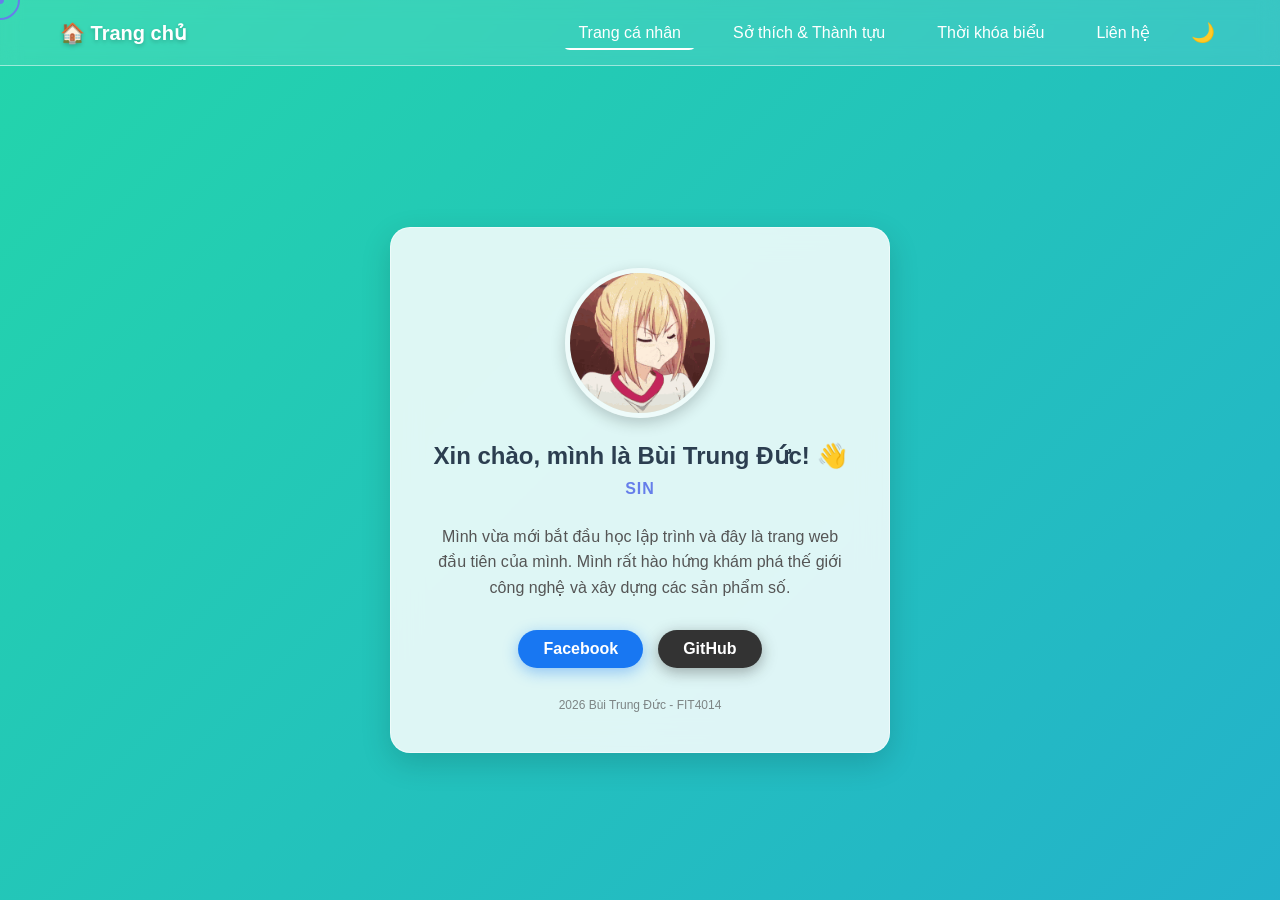
<file: index.html>
<!DOCTYPE html>
<html lang="vi">
<head>
    <meta charset="UTF-8">
    <meta name="viewport" content="width=device-width, initial-scale=1.0">
    <meta name="description" content="Trang giới thiệu bản thân - Bài thực hành FIT4014">
    <meta name="author" content="Đức">
    
    <!-- Favicon placeholder nếu ảnh lỗi -->
    <link rel="icon" href="assets/images.jfif" type="image/x-icon" onerror="this.href='data:image/svg+xml,<svg xmlns=%22http://www.w3.org/2000/svg%22 viewBox=%220 0 100 100%22><text y=%22.9em%22 font-size=%2290%22>👨‍💻</text></svg>'">
    
    <title>Trang cá nhân của Bùi Trung Đức</title>

    <style>
        :root {
            --primary-color: #667eea;
            --bg-light: rgba(255, 255, 255, 0.85);
            --text-dark: #2c3e50;
            --text-gray: #555;
            --shadow: 0 10px 30px rgba(0, 0, 0, 0.15);
            --glass-border: 1px solid rgba(255, 255, 255, 0.5);
        }

        /* Dark Mode Variables */
        [data-theme="dark"] {
            --bg-light: rgba(30, 30, 40, 0.85);
            --text-dark: #ecf0f1;
            --text-gray: #bdc3c7;
            --shadow: 0 10px 30px rgba(0, 0, 0, 0.5);
            --glass-border: 1px solid rgba(255, 255, 255, 0.1);
        }

        * {
            box-sizing: border-box;
            margin: 0;
            padding: 0;
            cursor: none; /* Ẩn con trỏ mặc định để dùng custom cursor */
        }

        /* --- CUSTOM CURSOR --- */
        .cursor-dot,
        .cursor-outline {
            position: fixed;
            top: 0;
            left: 0;
            transform: translate(-50%, -50%);
            border-radius: 50%;
            z-index: 9999;
            pointer-events: none;
        }

        .cursor-dot {
            width: 8px;
            height: 8px;
            background-color: var(--primary-color);
        }

        .cursor-outline {
            width: 40px;
            height: 40px;
            border: 2px solid var(--primary-color);
            transition: width 0.2s, height 0.2s, background-color 0.2s;
        }

        body:hover .cursor-outline {
            opacity: 1;
        }

        /* Hover state for cursor */
        body.hovering .cursor-outline {
            width: 60px;
            height: 60px;
            background-color: rgba(102, 126, 234, 0.1);
            border-color: transparent;
        }

        /* --- SNOWFLAKE EFFECT --- */
        .snowflake {
            position: fixed;
            pointer-events: none;
            z-index: 9998;
            opacity: 0;
            animation: snowfall linear forwards;
            user-select: none;
        }

        @keyframes snowfall {
            0% {
                opacity: 1;
                transform: translateY(0) rotate(0deg) scale(1);
            }
            100% {
                opacity: 0;
                transform: translateY(150px) rotate(360deg) scale(0.5);
            }
        }

        /* --- BACKGROUND ĐỘNG --- */
        body {
            background: linear-gradient(-45deg, #ee7752, #e73c7e, #23a6d5, #23d5ab);
            background-size: 400% 400%;
            animation: gradientBG 15s ease infinite;
            font-family: 'Segoe UI', Tahoma, Geneva, Verdana, sans-serif;
            min-height: 100vh;
            display: flex;
            justify-content: center;
            align-items: center;
            color: var(--text-dark);
            overflow-x: hidden;
            perspective: 1000px; /* Cho hiệu ứng 3D */
        }

        @keyframes gradientBG {
            0% { background-position: 0% 50%; }
            50% { background-position: 100% 50%; }
            100% { background-position: 0% 50%; }
        }

        /* --- NAVBAR --- */
        nav {
            position: fixed;
            top: 0;
            left: 0;
            right: 0;
            background-color: rgba(255, 255, 255, 0.1);
            backdrop-filter: blur(10px);
            -webkit-backdrop-filter: blur(10px);
            border-bottom: var(--glass-border);
            z-index: 1000;
            padding: 15px 0;
            transition: transform 0.3s ease-in-out;
        }

        nav.nav-hidden {
            transform: translateY(-100%);
        }

        nav .nav-container {
            max-width: 1200px;
            margin: 0 auto;
            padding: 0 20px;
            display: flex;
            justify-content: space-between;
            align-items: center;
        }

        nav .logo {
            font-size: 20px;
            font-weight: bold;
            color: #fff;
            text-shadow: 0 2px 4px rgba(0,0,0,0.2);
            text-decoration: none;
        }

        nav .nav-links {
            display: flex;
            gap: 20px;
            align-items: center;
        }

        nav .nav-links a {
            text-decoration: none;
            color: #fff;
            font-weight: 500;
            padding: 8px 16px;
            border-radius: 8px;
            transition: all 0.3s ease;
            position: relative;
            overflow: hidden;
        }

        nav .nav-links a::after {
            content: '';
            position: absolute;
            bottom: 0;
            left: 0;
            width: 0;
            height: 2px;
            background-color: white;
            transition: width 0.3s ease;
        }

        nav .nav-links a:hover::after,
        nav .nav-links a.active::after {
            width: 100%;
        }

        /* Theme Toggle Button */
        .theme-toggle {
            background: none;
            border: none;
            color: white;
            font-size: 1.2rem;
            cursor: pointer;
            padding: 5px;
            transition: transform 0.3s;
        }
        .theme-toggle:hover {
            transform: rotate(180deg);
        }

        /* --- MAIN CONTAINER (GLASSMORPHISM + 3D) --- */
        .container {
            background-color: var(--bg-light);
            backdrop-filter: blur(15px);
            -webkit-backdrop-filter: blur(15px);
            border: var(--glass-border);
            width: 90%;
            max-width: 500px;
            padding: 40px;
            border-radius: 20px;
            box-shadow: var(--shadow);
            text-align: center;
            margin-top: 80px;
            
            /* Initial state for animation */
            opacity: 0;
            transform: translateY(30px);
            transition: opacity 0.8s ease-out, transform 0.8s ease-out;
            
            /* 3D Transform settings */
            transform-style: preserve-3d;
        }

        .container.visible {
            opacity: 1;
            transform: translateY(0);
        }

        .avatar {
            width: 150px;
            height: 150px;
            object-fit: cover;
            border-radius: 50%;
            border: 5px solid rgba(255,255,255,0.5);
            box-shadow: 0 5px 15px rgba(0, 0, 0, 0.2);
            margin-bottom: 20px;
            transition: transform 0.5s cubic-bezier(0.175, 0.885, 0.32, 1.275);
        }

        .container:hover .avatar {
            transform: scale(1.1) rotate(5deg);
        }

        h1 {
            color: var(--text-dark);
            font-size: 24px;
            margin-bottom: 10px;
        }

        h2 {
            color: var(--primary-color);
            font-size: 16px;
            font-weight: 600;
            margin-bottom: 20px;
            text-transform: uppercase;
            letter-spacing: 1px;
            min-height: 24px; /* Prevent layout shift */
        }

        p {
            line-height: 1.6;
            color: var(--text-gray);
            margin-bottom: 30px;
        }

        .links {
            display: flex;
            justify-content: center;
            gap: 15px;
            flex-wrap: wrap;
        }

        .btn {
            text-decoration: none;
            padding: 10px 25px;
            border-radius: 30px;
            font-weight: bold;
            transition: all 0.3s ease;
            display: inline-block;
            position: relative;
            overflow: hidden;
            z-index: 1;
        }

        .btn::before {
            content: '';
            position: absolute;
            top: 0;
            left: -100%;
            width: 100%;
            height: 100%;
            background: linear-gradient(90deg, transparent, rgba(255,255,255,0.2), transparent);
            transition: 0.5s;
            z-index: -1;
        }

        .btn:hover::before {
            left: 100%;
        }

        .btn-fb {
            background-color: #1877f2;
            color: white;
            box-shadow: 0 4px 15px rgba(24, 119, 242, 0.4);
        }

        .btn-gh {
            background-color: #333;
            color: white;
            box-shadow: 0 4px 15px rgba(51, 51, 51, 0.4);
        }

        .btn:hover {
            transform: translateY(-3px);
            box-shadow: 0 6px 20px rgba(0,0,0,0.2);
        }

        footer {
            margin-top: 30px;
            font-size: 12px;
            color: var(--text-gray);
            opacity: 0.7;
        }

        /* Responsive */
        @media (max-width: 768px) {
            nav .nav-container {
                flex-direction: column;
                gap: 10px;
            }
            .container {
                margin-top: 140px;
                padding: 30px 20px;
            }
            /* Disable custom cursor on touch devices */
            .cursor-dot, .cursor-outline {
                display: none;
            }
            * {
                cursor: auto;
            }
        }
    </style>
</head>
<body data-theme="light">

    <!-- Custom Cursor Elements -->
    <div class="cursor-dot"></div>
    <div class="cursor-outline"></div>

    <!-- Thanh điều hướng -->
    <nav id="navbar">
        <div class="nav-container">
            <a href="index.html" class="logo hover-target">🏠 Trang chủ</a>
            <div class="nav-links">
                <a href="index.html" class="active hover-target">Trang cá nhân</a>
                <a href="hello.html" class="hover-target">Sở thích & Thành tựu</a>
                <a href="Schedule.html" class="hover-target">Thời khóa biểu</a>
                <a href="contact.html" class="hover-target">Liên hệ</a>
                <button class="theme-toggle hover-target" id="theme-btn">🌙</button>
            </div>
        </div>
    </nav>

    <div class="container hover-target" id="tilt-card">
        <img src="assets/images/avatar.jpg" alt="Ảnh đại diện Bùi Trung Đức" class="avatar" onerror="this.src='https://ui-avatars.com/api/?name=Bui+Trung+Duc&background=random&size=150'">
        
        <h1>Xin chào, mình là Bùi Trung Đức! 👋</h1>
        
        <!-- Typing effect will happen here -->
        <h2 id="typing-text"></h2>
        
        <p>
            Mình vừa mới bắt đầu học lập trình và đây là trang web đầu tiên của mình. 
            Mình rất hào hứng khám phá thế giới công nghệ và xây dựng các sản phẩm số.
        </p>
        
        <div class="links">
            <a href="https://facebook.com/@yukosheini" target="_blank" class="btn btn-fb hover-target">Facebook</a>
            <a href="https://github.com/yukosheini" target="_blank" class="btn btn-gh hover-target">GitHub</a>
        </div>

        <footer>
            2026 Bùi Trung Đức - FIT4014
        </footer>
    </div>

    <script>
        document.addEventListener('DOMContentLoaded', () => {
            
            // --- 1. CUSTOM CURSOR LOGIC ---
            const cursorDot = document.querySelector('.cursor-dot');
            const cursorOutline = document.querySelector('.cursor-outline');
            const hoverTargets = document.querySelectorAll('.hover-target');

            window.addEventListener('mousemove', (e) => {
                const posX = e.clientX;
                const posY = e.clientY;

                // Dot follows instantly
                cursorDot.style.left = `${posX}px`;
                cursorDot.style.top = `${posY}px`;

                // Outline follows with slight delay (animation in CSS helps, but JS updates pos)
                cursorOutline.animate({
                    left: `${posX}px`,
                    top: `${posY}px`
                }, { duration: 500, fill: "forwards" });
            });

            // Add hover effect to interactive elements
            hoverTargets.forEach(el => {
                el.addEventListener('mouseenter', () => document.body.classList.add('hovering'));
                el.addEventListener('mouseleave', () => document.body.classList.remove('hovering'));
            });


            // --- 2. SNOWFLAKE EFFECT ON HOVER LINKS ---
            const snowflakes = ['❄', '❅', '❆', '✦', '✧', '⭐', '✨'];
            let snowflakeInterval;

            function createSnowflake(x, y) {
                const snowflake = document.createElement('div');
                snowflake.className = 'snowflake';
                snowflake.textContent = snowflakes[Math.floor(Math.random() * snowflakes.length)];
                
                // Random size between 10px and 20px
                const size = Math.random() * 10 + 10;
                snowflake.style.fontSize = `${size}px`;
                
                // Set initial position
                snowflake.style.left = `${x}px`;
                snowflake.style.top = `${y}px`;
                
                // Random horizontal drift
                const drift = (Math.random() - 0.5) * 100;
                snowflake.style.setProperty('--drift', `${drift}px`);
                
                // Random animation duration between 1s and 2s
                const duration = Math.random() * 1 + 1;
                snowflake.style.animationDuration = `${duration}s`;
                
                // Random color (white or light blue)
                const colors = ['#ffffff', '#e0f7ff', '#b3e5fc', '#81d4fa'];
                snowflake.style.color = colors[Math.floor(Math.random() * colors.length)];
                
                document.body.appendChild(snowflake);
                
                // Remove after animation completes
                setTimeout(() => {
                    if (snowflake.parentNode) {
                        snowflake.remove();
                    }
                }, duration * 1000);
            }

            function startSnowfall(element) {
                const rect = element.getBoundingClientRect();
                
                // Create snowflakes at intervals
                snowflakeInterval = setInterval(() => {
                    const x = rect.left + Math.random() * rect.width;
                    const y = rect.top + Math.random() * 10;
                    createSnowflake(x, y);
                }, 100); // Create a new snowflake every 100ms
            }

            function stopSnowfall() {
                if (snowflakeInterval) {
                    clearInterval(snowflakeInterval);
                    snowflakeInterval = null;
                }
            }

            // Add snowfall effect to all <a> tags
            const allLinks = document.querySelectorAll('a');
            allLinks.forEach(link => {
                link.addEventListener('mouseenter', (e) => {
                    startSnowfall(link);
                });
                
                link.addEventListener('mouseleave', () => {
                    stopSnowfall();
                });
            });


            // --- 3. ENTRANCE ANIMATION ---
            const container = document.getElementById('tilt-card');
            setTimeout(() => {
                container.classList.add('visible');
            }, 100);


            // --- 4. TYPING EFFECT ---
            const textElement = document.getElementById('typing-text');
            const textToType = "Sinh viên năm nhất ngành CNTT";
            let charIndex = 0;

            function typeWriter() {
                if (charIndex < textToType.length) {
                    textElement.innerHTML += textToType.charAt(charIndex);
                    charIndex++;
                    setTimeout(typeWriter, 100); // Tốc độ gõ
                } else {
                    // Optional: Blinking cursor effect after typing finishes could be added here
                }
            }
            // Start typing after entrance animation
            setTimeout(typeWriter, 800);


            // --- 5. SMART NAVBAR (Hide on scroll down, show on scroll up) ---
            let lastScrollTop = 0;
            const navbar = document.getElementById('navbar');

            window.addEventListener('scroll', () => {
                let scrollTop = window.pageYOffset || document.documentElement.scrollTop;
                
                if (scrollTop > lastScrollTop && scrollTop > 100) {
                    // Scroll Down
                    navbar.classList.add('nav-hidden');
                } else {
                    // Scroll Up
                    navbar.classList.remove('nav-hidden');
                }
                lastScrollTop = scrollTop;
            });


            // --- 6. DARK MODE TOGGLE ---
            const themeBtn = document.getElementById('theme-btn');
            const body = document.body;
            
            // Check local storage
            const currentTheme = localStorage.getItem('theme');
            if (currentTheme) {
                body.setAttribute('data-theme', currentTheme);
                themeBtn.textContent = currentTheme === 'dark' ? '☀️' : '🌙';
            }

            themeBtn.addEventListener('click', () => {
                const isDark = body.getAttribute('data-theme') === 'dark';
                const newTheme = isDark ? 'light' : 'dark';
                
                body.setAttribute('data-theme', newTheme);
                themeBtn.textContent = isDark ? '🌙' : '☀️';
                localStorage.setItem('theme', newTheme);
            });


            // --- 7. 3D TILT EFFECT FOR CARD ---
            // Only active on desktop
            if (window.matchMedia("(min-width: 769px)").matches) {
                container.addEventListener('mousemove', (e) => {
                    const rect = container.getBoundingClientRect();
                    const x = e.clientX - rect.left;
                    const y = e.clientY - rect.top;
                    
                    // Calculate rotation based on mouse position
                    const xRotation = -((y - rect.height / 2) / 20); 
                    const yRotation = (x - rect.width / 2) / 20;
                    
                    container.style.transform = `perspective(1000px) rotateX(${xRotation}deg) rotateY(${yRotation}deg) scale(1.02)`;
                });

                container.addEventListener('mouseleave', () => {
                    container.style.transform = 'perspective(1000px) rotateX(0) rotateY(0) scale(1)';
                });
            }
        });
    </script>
</body>
</html>
</file>
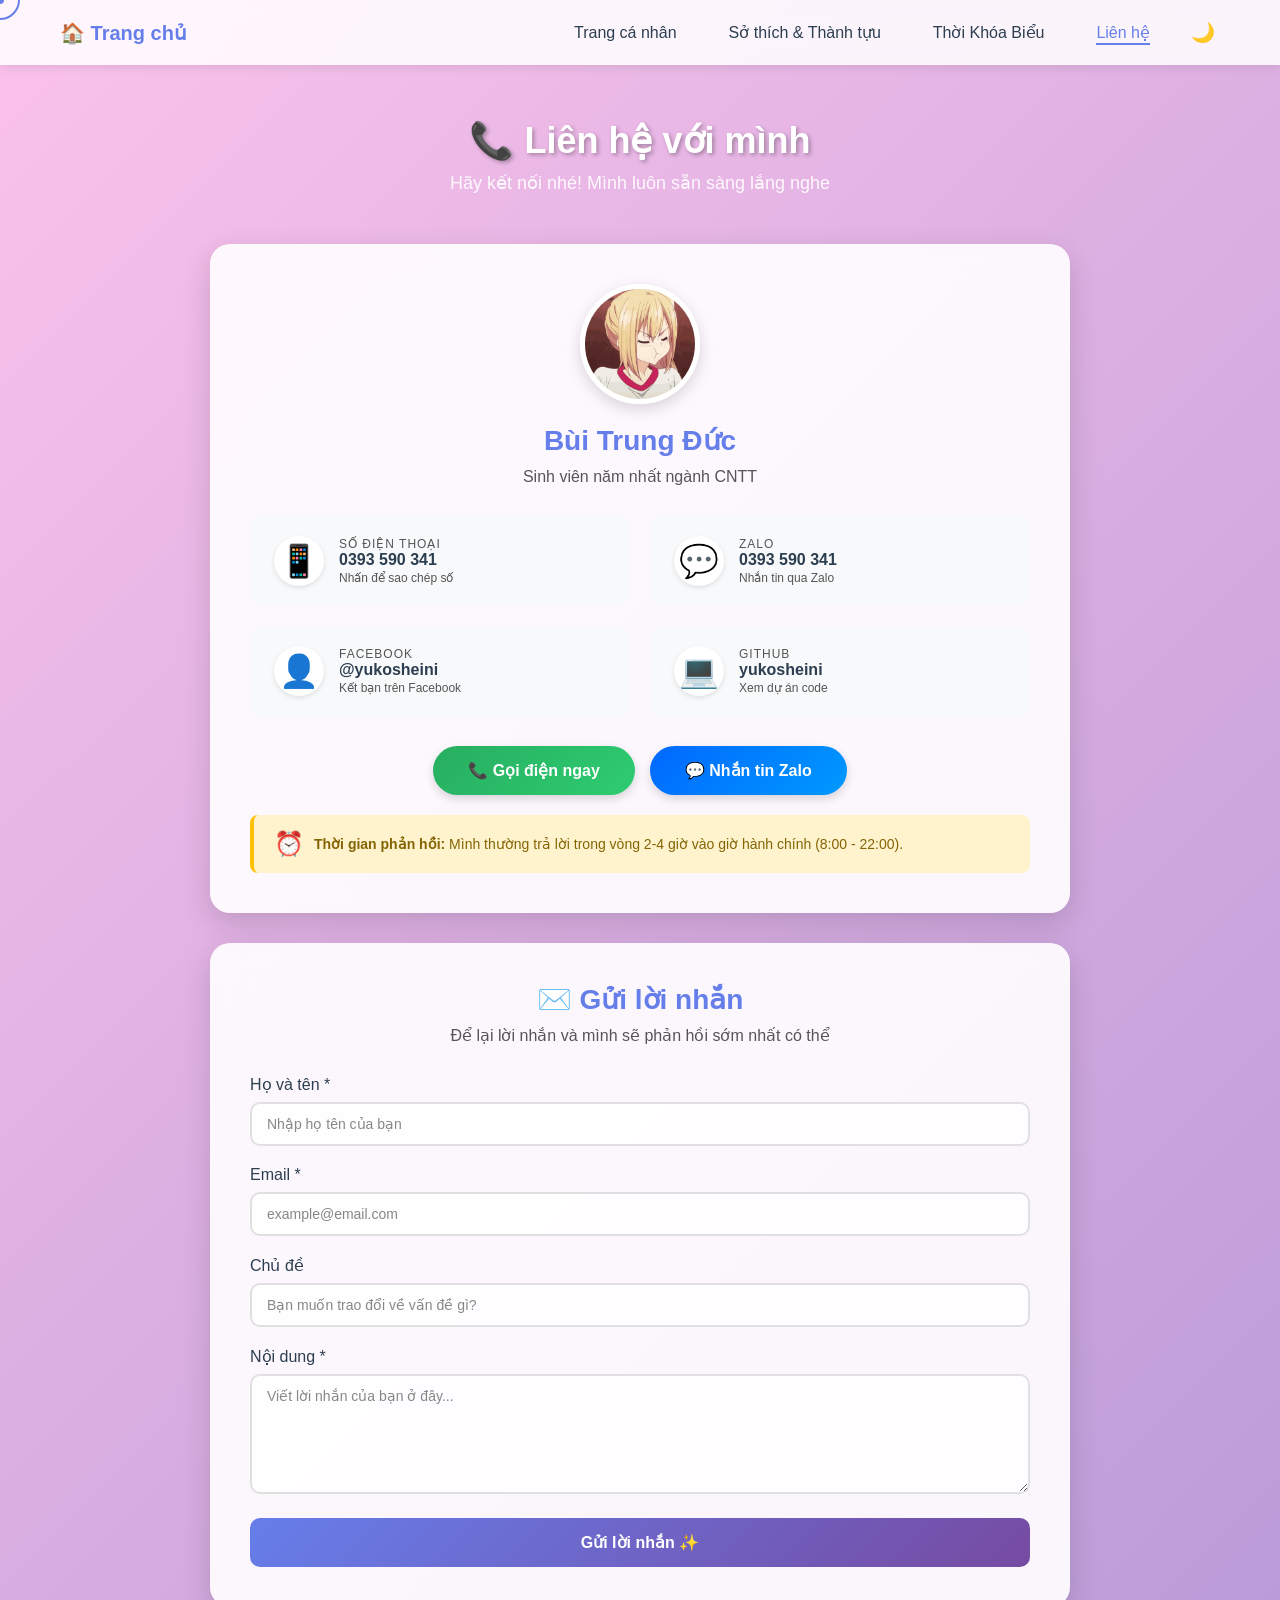
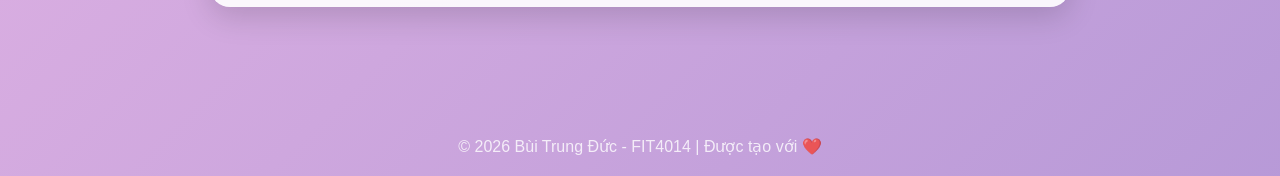
<file: contact.html>
<!DOCTYPE html>
<html lang="vi">
<head>
    <meta charset="UTF-8">
    <meta name="viewport" content="width=device-width, initial-scale=1.0">
    <meta name="description" content="Liên hệ - Bùi Trung Đức">
    <meta name="author" content="Đức">
    
    <link rel="icon" href="assets/images.jfif" type="image/x-icon" onerror="this.href='data:image/svg+xml,<svg xmlns=%22http://www.w3.org/2000/svg%22 viewBox=%220 0 100 100%22><text y=%22.9em%22 font-size=%2290%22>📞</text></svg>'">
    
    <title>Liên hệ | Bùi Trung Đức</title>

    <style>
        /* --- CSS VARIABLES FOR THEMES --- */
        :root {
            --primary-color: #667eea;
            --secondary-color: #764ba2;
            --bg-glass: rgba(255, 255, 255, 0.9);
            --text-main: #2c3e50;
            --text-muted: #555;
            --shadow: 0 10px 30px rgba(0, 0, 0, 0.15);
            --input-bg: rgba(255,255,255,0.8);
            --nav-bg: rgba(255, 255, 255, 0.85);
            --nav-scrolled: rgba(255, 255, 255, 0.98);
            --item-bg: #f8f9fa;
        }

        [data-theme="dark"] {
            --bg-glass: rgba(30, 30, 40, 0.85);
            --text-main: #ecf0f1;
            --text-muted: #bdc3c7;
            --shadow: 0 10px 30px rgba(0, 0, 0, 0.5);
            --input-bg: rgba(255, 255, 255, 0.1);
            --nav-bg: rgba(30, 30, 40, 0.85);
            --nav-scrolled: rgba(30, 30, 40, 0.98);
            --item-bg: rgba(255, 255, 255, 0.05);
        }

        * {
            box-sizing: border-box;
            margin: 0;
            padding: 0;
            cursor: none; 
        }

        /* --- CUSTOM CURSOR --- */
        .cursor-dot, .cursor-outline {
            position: fixed;
            top: 0; left: 0;
            transform: translate(-50%, -50%);
            border-radius: 50%;
            z-index: 9999;
            pointer-events: none;
        }
        .cursor-dot { width: 8px; height: 8px; background-color: var(--primary-color); }
        .cursor-outline {
            width: 40px; height: 40px;
            border: 2px solid var(--primary-color);
            transition: width 0.2s, height 0.2s, background-color 0.2s;
        }
        body.hovering .cursor-outline {
            width: 60px; height: 60px;
            background-color: rgba(102, 126, 234, 0.2);
            border-color: transparent;
        }

        /* --- BACKGROUND ANIMATED --- */
        body {
            background: linear-gradient(-45deg, #667eea, #764ba2, #a18cd1, #fbc2eb);
            background-size: 400% 400%;
            animation: gradientBG 15s ease infinite;
            font-family: 'Segoe UI', Tahoma, Geneva, Verdana, sans-serif;
            min-height: 100vh;
            color: var(--text-main);
            overflow-x: hidden;
            transition: color 0.3s ease;
        }

        @keyframes gradientBG {
            0% { background-position: 0% 50%; }
            50% { background-position: 100% 50%; }
            100% { background-position: 0% 50%; }
        }

        /* --- SNOWFLAKE EFFECT --- */
        .snowflake {
            position: fixed;
            pointer-events: none;
            z-index: 9998;
            opacity: 0;
            animation: snowfall linear forwards;
            user-select: none;
        }

        @keyframes snowfall {
            0% {
                opacity: 1;
                transform: translateY(0) rotate(0deg) scale(1);
            }
            100% {
                opacity: 0;
                transform: translateY(150px) rotate(360deg) scale(0.5);
            }
        }

        /* --- NAVBAR --- */
        nav {
            position: fixed;
            top: 0; left: 0; right: 0;
            background-color: var(--nav-bg);
            backdrop-filter: blur(10px);
            -webkit-backdrop-filter: blur(10px);
            box-shadow: 0 2px 10px rgba(0, 0, 0, 0.1);
            z-index: 1000;
            padding: 15px 0;
            transition: transform 0.3s ease-in-out, padding 0.3s ease, background-color 0.3s;
        }
        
        nav.nav-hidden { transform: translateY(-100%); }
        nav.scrolled { padding: 10px 0; background-color: var(--nav-scrolled); }

        nav .nav-container {
            max-width: 1200px;
            margin: 0 auto;
            padding: 0 20px;
            display: flex;
            justify-content: space-between;
            align-items: center;
        }

        nav .logo {
            font-size: 20px;
            font-weight: bold;
            color: var(--primary-color);
            text-decoration: none;
            transition: color 0.3s;
        }

        nav .nav-links {
            display: flex;
            gap: 20px;
            align-items: center;
        }

        nav .nav-links a {
            text-decoration: none;
            color: var(--text-main);
            font-weight: 500;
            padding: 8px 16px;
            border-radius: 8px;
            transition: all 0.3s ease;
            position: relative;
        }

        nav .nav-links a::after {
            content: '';
            position: absolute;
            bottom: 5px; left: 50%;
            width: 0; height: 2px;
            background-color: var(--primary-color);
            transition: width 0.3s ease, left 0.3s ease;
        }

        nav .nav-links a:hover::after,
        nav .nav-links a.active::after { 
            width: calc(100% - 32px); 
            left: 16px;
        }

        nav .nav-links a:hover,
        nav .nav-links a.active {
            color: var(--primary-color);
        }

        .theme-toggle {
            background: none; border: none;
            color: var(--text-main);
            font-size: 1.2rem;
            cursor: pointer;
            padding: 5px;
            transition: transform 0.3s;
        }
        .theme-toggle:hover { transform: rotate(180deg); }

        /* --- MAIN CONTENT --- */
        main {
            max-width: 900px;
            margin: 0 auto;
            padding: 120px 20px 40px;
        }

        .page-title {
            text-align: center;
            color: white;
            margin-bottom: 50px;
            opacity: 0;
            transform: translateY(-30px);
            animation: fadeInDown 0.8s ease forwards;
        }

        @keyframes fadeInDown {
            to { opacity: 1; transform: translateY(0); }
        }

        .page-title h1 {
            font-size: 36px;
            margin-bottom: 10px;
            text-shadow: 2px 2px 4px rgba(0,0,0,0.3);
        }

        .page-title p { font-size: 18px; opacity: 0.9; }

        /* --- CARDS & GLASSMORPHISM --- */
        .card {
            background: var(--bg-glass);
            backdrop-filter: blur(15px);
            border-radius: 20px;
            padding: 40px;
            box-shadow: var(--shadow);
            margin-bottom: 30px;
            opacity: 0;
            transform: translateY(40px);
            transition: transform 0.1s ease, opacity 0.6s ease, transform 0.6s ease, background-color 0.3s;
        }

        .card.visible {
            opacity: 1;
            transform: translateY(0);
        }

        .card h2 {
            color: var(--primary-color);
            text-align: center;
            margin-bottom: 10px;
            font-size: 28px;
        }

        .card .subtitle {
            text-align: center;
            color: var(--text-muted);
            margin-bottom: 30px;
        }

        .contact-avatar {
            width: 120px;
            height: 120px;
            border-radius: 50%;
            object-fit: cover;
            border: 5px solid #fff;
            box-shadow: 0 5px 15px rgba(0, 0, 0, 0.15);
            display: block;
            margin: 0 auto 20px;
            transition: transform 0.3s;
        }
        
        .contact-avatar:hover { transform: scale(1.05) rotate(5deg); }

        .contact-methods {
            display: grid;
            grid-template-columns: repeat(auto-fit, minmax(280px, 1fr));
            gap: 20px;
            margin-bottom: 30px;
        }

        .contact-item {
            display: flex;
            align-items: center;
            gap: 15px;
            padding: 20px;
            background: var(--item-bg);
            border-radius: 12px;
            text-decoration: none;
            color: var(--text-main);
            transition: all 0.3s ease;
            border-left: 4px solid transparent;
        }

        .contact-item:hover {
            transform: translateY(-5px) scale(1.02);
            box-shadow: 0 10px 20px rgba(0, 0, 0, 0.1);
        }

        .contact-item.phone:hover { border-left-color: #27ae60; }
        .contact-item.zalo:hover { border-left-color: #0068ff; }
        .contact-item.facebook:hover { border-left-color: #1877f2; }
        .contact-item.github:hover { border-left-color: #333; }

        .contact-icon {
            font-size: 32px;
            width: 50px;
            height: 50px;
            display: flex;
            align-items: center;
            justify-content: center;
            background: white;
            border-radius: 50%;
            box-shadow: 0 2px 5px rgba(0,0,0,0.1);
            flex-shrink: 0;
        }

        .contact-info { flex: 1; }
        .contact-info .label { font-size: 12px; color: var(--text-muted); text-transform: uppercase; letter-spacing: 1px; }
        .contact-info .value { font-size: 16px; font-weight: 600; color: var(--text-main); }
        .contact-info .hint { font-size: 12px; color: var(--text-muted); margin-top: 2px; }

        .action-buttons {
            display: flex;
            gap: 15px;
            justify-content: center;
            flex-wrap: wrap;
            margin-top: 30px;
        }

        .btn-action {
            padding: 15px 35px;
            border-radius: 30px;
            text-decoration: none;
            font-weight: bold;
            font-size: 16px;
            transition: all 0.3s ease;
            display: inline-flex;
            align-items: center;
            gap: 10px;
            box-shadow: 0 4px 10px rgba(0, 0, 0, 0.15);
            border: none;
            cursor: pointer;
        }

        .btn-call { background: linear-gradient(135deg, #27ae60 0%, #2ecc71 100%); color: white; }
        .btn-zalo { background: linear-gradient(135deg, #0068ff 0%, #0099ff 100%); color: white; }

        .btn-action:hover { transform: translateY(-3px); filter: brightness(1.1); }

        /* --- FORM STYLES UPDATED --- */
        .form-group { margin-bottom: 20px; }
        .form-group label { display: block; margin-bottom: 8px; color: var(--text-main); font-weight: 500; }
        
        .form-group input, .form-group textarea {
            width: 100%;
            padding: 12px 15px;
            border: 2px solid #e0e0e0;
            border-radius: 10px;
            font-size: 14px;
            font-family: inherit;
            transition: all 0.3s ease;
            
            background-color: var(--input-bg) !important; 
            color: var(--text-main) !important;
        }

        .form-group input::placeholder, 
        .form-group textarea::placeholder {
            color: var(--text-muted);
            opacity: 0.7;
        }

        .form-group input:focus, .form-group textarea:focus {
            outline: none;
            border-color: var(--primary-color);
            box-shadow: 0 0 10px rgba(102, 126, 234, 0.2);
        }

        [data-theme="dark"] .form-group input:focus, 
        [data-theme="dark"] .form-group textarea:focus {
            background-color: rgba(0, 0, 0, 0.3) !important;
            color: #ffffff !important;
            border-color: #a18cd1;
        }

        .form-group textarea { resize: vertical; min-height: 120px; }

        .btn-submit {
            width: 100%;
            padding: 15px;
            background: linear-gradient(135deg, #667eea 0%, #764ba2 100%);
            color: white;
            border: none;
            border-radius: 10px;
            font-size: 16px;
            font-weight: bold;
            cursor: pointer;
            transition: all 0.3s ease;
        }

        .btn-submit:hover { transform: translateY(-2px); box-shadow: 0 6px 15px rgba(102, 126, 234, 0.4); }
        .btn-submit:disabled { opacity: 0.6; cursor: not-allowed; transform: none; }

        .toast {
            position: fixed;
            top: 20px; right: 20px;
            background: white;
            padding: 15px 25px;
            border-radius: 12px;
            box-shadow: 0 10px 30px rgba(0,0,0,0.2);
            z-index: 10000;
            display: flex;
            align-items: center;
            gap: 15px;
            min-width: 300px;
            transform: translateX(120%);
            transition: transform 0.4s cubic-bezier(0.68, -0.55, 0.27, 1.55);
            border-left: 5px solid #27ae60;
        }

        footer {
            text-align: center;
            color: white;
            padding: 20px;
            margin-top: 40px;
            opacity: 0.8;
        }

        @media (max-width: 768px) {
            nav .nav-container { flex-direction: column; gap: 10px; }
            .page-title h1 { font-size: 28px; }
            .card { padding: 25px; }
            .contact-methods { grid-template-columns: 1fr; }
            .action-buttons { flex-direction: column; }
            .btn-action { width: 100%; justify-content: center; }
            .cursor-dot, .cursor-outline { display: none; }
            * { cursor: auto; }
        }
    </style>
</head>
<body data-theme="light">

    <div class="cursor-dot"></div>
    <div class="cursor-outline"></div>

    <nav id="navbar">
        <div class="nav-container">
            <a href="index.html" class="logo hover-target">🏠 Trang chủ</a>
            <div class="nav-links">
                <a href="index.html" class="hover-target">Trang cá nhân</a>
                <a href="hello.html" class="hover-target">Sở thích & Thành tựu</a>
                <a href="Schedule.html" class="hover-target">Thời Khóa Biểu</a>
                <a href="contact.html" class="active hover-target">Liên hệ</a>
                <button class="theme-toggle hover-target" id="theme-btn">🌙</button>
            </div>
        </div>
    </nav>

    <main>
        <div class="page-title">
            <h1>📞 Liên hệ với mình</h1>
            <p>Hãy kết nối nhé! Mình luôn sẵn sàng lắng nghe</p>
        </div>

        <div class="card contact-card hover-target">
            <img src="assets/images/avatar.jpg" alt="Bùi Trung Đức" class="contact-avatar" onerror="this.src='https://via.placeholder.com/120'">
            
            <h2>Bùi Trung Đức</h2>
            <p class="subtitle">Sinh viên năm nhất ngành CNTT</p>

            <div class="contact-methods">
                <a href="tel:0393590341" class="contact-item phone hover-target">
                    <div class="contact-icon">📱</div>
                    <div class="contact-info">
                        <div class="label">Số điện thoại</div>
                        <div class="value">0393 590 341</div>
                        <div class="hint">Nhấn để gọi ngay</div>
                    </div>
                </a>

                <a href="https://zalo.me/0393590341" target="_blank" class="contact-item zalo hover-target">
                    <div class="contact-icon">💬</div>
                    <div class="contact-info">
                        <div class="label">Zalo</div>
                        <div class="value">0393 590 341</div>
                        <div class="hint">Nhắn tin qua Zalo</div>
                    </div>
                </a>

                <a href="https://facebook.com/@yukosheini" target="_blank" class="contact-item facebook hover-target">
                    <div class="contact-icon">👤</div>
                    <div class="contact-info">
                        <div class="label">Facebook</div>
                        <div class="value">@yukosheini</div>
                        <div class="hint">Kết bạn trên Facebook</div>
                    </div>
                </a>

                <a href="https://github.com/yukosheini" target="_blank" class="contact-item github hover-target">
                    <div class="contact-icon">💻</div>
                    <div class="contact-info">
                        <div class="label">GitHub</div>
                        <div class="value">yukosheini</div>
                        <div class="hint">Xem dự án code</div>
                    </div>
                </a>
            </div>

            <div class="action-buttons">
                <a href="tel:0393590341" class="btn-action btn-call hover-target">📞 Gọi điện ngay</a>
                <a href="https://zalo.me/0393590341" target="_blank" class="btn-action btn-zalo hover-target">💬 Nhắn tin Zalo</a>
            </div>

            <div class="response-time" style="background: #fff3cd; border-left: 4px solid #ffc107; padding: 15px 20px; border-radius: 8px; margin-top: 20px; display: flex; align-items: center; gap: 10px;">
                <div class="icon" style="font-size: 24px;">⏰</div>
                <div class="text" style="color: #856404; font-size: 14px;">
                    <strong>Thời gian phản hồi:</strong> Mình thường trả lời trong vòng 2-4 giờ vào giờ hành chính (8:00 - 22:00).
                </div>
            </div>
        </div>

        <div class="card contact-form-card hover-target">
            <h2>✉️ Gửi lời nhắn</h2>
            <p class="subtitle">Để lại lời nhắn và mình sẽ phản hồi sớm nhất có thể</p>

            <form id="contactForm" action="https://formspree.io/f/myezpbaj" method="POST">
                <input type="hidden" name="_subject" value="Tin nhắn mới từ Website Bùi Trung Đức!">
                
                <div class="form-group">
                    <label for="name">Họ và tên *</label>
                    <input type="text" id="name" name="name" placeholder="Nhập họ tên của bạn" required>
                </div>

                <div class="form-group">
                    <label for="email">Email *</label>
                    <input type="email" id="email" name="email" placeholder="example@email.com" required>
                </div>

                <div class="form-group">
                    <label for="subject">Chủ đề</label>
                    <input type="text" id="subject" name="subject" placeholder="Bạn muốn trao đổi về vấn đề gì?">
                </div>

                <div class="form-group">
                    <label for="message">Nội dung *</label>
                    <textarea id="message" name="message" placeholder="Viết lời nhắn của bạn ở đây..." required></textarea>
                </div>

                <button type="submit" class="btn-submit hover-target" id="submitBtn">Gửi lời nhắn ✨</button>
            </form>
        </div>
    </main>

    <footer>
        <p>&copy; 2026 Bùi Trung Đức - FIT4014 | Được tạo với ❤️</p>
    </footer>

    <script>
        document.addEventListener('DOMContentLoaded', () => {
            
            // --- 1. THEME TOGGLE LOGIC ---
            const themeBtn = document.getElementById('theme-btn');
            const body = document.body;
            
            const currentTheme = localStorage.getItem('theme') || 'light';
            body.setAttribute('data-theme', currentTheme);
            themeBtn.textContent = currentTheme === 'dark' ? '☀️' : '🌙';

            themeBtn.addEventListener('click', () => {
                const isDark = body.getAttribute('data-theme') === 'dark';
                const newTheme = isDark ? 'light' : 'dark';
                
                body.setAttribute('data-theme', newTheme);
                themeBtn.textContent = isDark ? '🌙' : '☀️';
                localStorage.setItem('theme', newTheme);
            });

            // --- 2. CUSTOM CURSOR LOGIC ---
            const cursorDot = document.querySelector('.cursor-dot');
            const cursorOutline = document.querySelector('.cursor-outline');
            const hoverTargets = document.querySelectorAll('.hover-target');

            window.addEventListener('mousemove', (e) => {
                const posX = e.clientX;
                const posY = e.clientY;

                cursorDot.style.left = `${posX}px`;
                cursorDot.style.top = `${posY}px`;

                cursorOutline.animate({
                    left: `${posX}px`,
                    top: `${posY}px`
                }, { duration: 500, fill: "forwards" });
            });

            hoverTargets.forEach(el => {
                el.addEventListener('mouseenter', () => document.body.classList.add('hovering'));
                el.addEventListener('mouseleave', () => document.body.classList.remove('hovering'));
            });

            // --- 3. SNOWFLAKE EFFECT ON HOVER LINKS ---
            const snowflakes = ['❄', '❅', '❆', '✦', '✧', '⭐', '✨'];
            let snowflakeInterval;

            function createSnowflake(x, y) {
                const snowflake = document.createElement('div');
                snowflake.className = 'snowflake';
                snowflake.textContent = snowflakes[Math.floor(Math.random() * snowflakes.length)];
                
                // Random size between 10px and 20px
                const size = Math.random() * 10 + 10;
                snowflake.style.fontSize = `${size}px`;
                
                // Set initial position
                snowflake.style.left = `${x}px`;
                snowflake.style.top = `${y}px`;
                
                // Random horizontal drift
                const drift = (Math.random() - 0.5) * 100;
                snowflake.style.setProperty('--drift', `${drift}px`);
                
                // Random animation duration between 1s and 2s
                const duration = Math.random() * 1 + 1;
                snowflake.style.animationDuration = `${duration}s`;
                
                // Random color (white or light blue)
                const colors = ['#ffffff', '#e0f7ff', '#b3e5fc', '#81d4fa'];
                snowflake.style.color = colors[Math.floor(Math.random() * colors.length)];
                
                document.body.appendChild(snowflake);
                
                // Remove after animation completes
                setTimeout(() => {
                    if (snowflake.parentNode) {
                        snowflake.remove();
                    }
                }, duration * 1000);
            }

            function startSnowfall(element) {
                const rect = element.getBoundingClientRect();
                
                // Create snowflakes at intervals
                snowflakeInterval = setInterval(() => {
                    const x = rect.left + Math.random() * rect.width;
                    const y = rect.top + Math.random() * 10;
                    createSnowflake(x, y);
                }, 100); // Create a new snowflake every 100ms
            }

            function stopSnowfall() {
                if (snowflakeInterval) {
                    clearInterval(snowflakeInterval);
                    snowflakeInterval = null;
                }
            }

            // Add snowfall effect to all <a> tags
            const allLinks = document.querySelectorAll('a');
            allLinks.forEach(link => {
                link.addEventListener('mouseenter', (e) => {
                    startSnowfall(link);
                });
                
                link.addEventListener('mouseleave', () => {
                    stopSnowfall();
                });
            });

            // --- 4. SMART NAVBAR ---
            let lastScrollTop = 0;
            const navbar = document.getElementById('navbar');

            window.addEventListener('scroll', () => {
                let scrollTop = window.pageYOffset || document.documentElement.scrollTop;
                
                if (scrollTop > 50) {
                    navbar.classList.add('scrolled');
                } else {
                    navbar.classList.remove('scrolled');
                }

                if (scrollTop > lastScrollTop && scrollTop > 100) {
                    navbar.classList.add('nav-hidden');
                } else {
                    navbar.classList.remove('nav-hidden');
                }
                lastScrollTop = scrollTop;
            });

            // --- 5. SCROLL REVEAL ANIMATION ---
            const observerOptions = {
                threshold: 0.1,
                rootMargin: "0px 0px -50px 0px"
            };

            const observer = new IntersectionObserver((entries) => {
                entries.forEach(entry => {
                    if (entry.isIntersecting) {
                        entry.target.classList.add('visible');
                        observer.unobserve(entry.target);
                    }
                });
            }, observerOptions);

            document.querySelectorAll('.card').forEach(card => {
                observer.observe(card);
            });

            // --- 6. 3D TILT EFFECT ---
            if (window.matchMedia("(min-width: 769px)").matches) {
                document.querySelectorAll('.card').forEach(card => {
                    card.addEventListener('mousemove', (e) => {
                        const rect = card.getBoundingClientRect();
                        const x = e.clientX - rect.left;
                        const y = e.clientY - rect.top;
                        
                        const xRotation = -((y - rect.height / 2) / 25); 
                        const yRotation = (x - rect.width / 2) / 25;
                        
                        card.style.transform = `perspective(1000px) rotateX(${xRotation}deg) rotateY(${yRotation}deg) scale(1.01)`;
                    });

                    card.addEventListener('mouseleave', () => {
                        card.style.transform = 'perspective(1000px) rotateX(0) rotateY(0) scale(1)';
                    });
                });
            }

            // --- 7. COPY NUMBER ---
            const phoneItem = document.querySelector('.contact-item.phone');
            if(phoneItem && window.innerWidth > 768) {
                phoneItem.addEventListener('click', (e) => {
                    e.preventDefault();
                    const number = "0393590341";
                    navigator.clipboard.writeText(number).then(() => {
                        showToast('success', 'Đã sao chép!', `Số điện thoại ${number} đã được lưu.`);
                    });
                });
                const hint = phoneItem.querySelector('.hint');
                if(hint) hint.textContent = "Nhấn để sao chép số";
            }

            // --- 8. FORM HANDLING WITH FORMSPREE ---
            const form = document.getElementById('contactForm');
            const submitBtn = document.getElementById('submitBtn');
            const originalBtnText = submitBtn.innerHTML;

            async function handleSubmit(event) {
                event.preventDefault();
                
                submitBtn.disabled = true;
                submitBtn.innerHTML = 'Đang gửi... ⏳';
                
                const formData = new FormData(form);
                
                try {
                    const response = await fetch(form.action, {
                        method: 'POST',
                        body: formData,
                        headers: {
                            'Accept': 'application/json'
                        }
                    });
                    
                    if (response.ok) {
                        form.reset();
                        showToast('success', '✅ Gửi thành công!', 'Cảm ơn bạn, mình sẽ phản hồi sớm nhất.');
                    } else {
                        const data = await response.json();
                        if (data.errors) {
                            showToast('error', '❌ Lỗi!', data.errors.map(e => e.message).join(', '));
                        } else {
                            showToast('error', '❌ Lỗi!', 'Có lỗi xảy ra khi gửi tin nhắn.');
                        }
                    }
                } catch (error) {
                    showToast('error', '❌ Lỗi kết nối!', 'Vui lòng kiểm tra mạng internet và thử lại.');
                } finally {
                    submitBtn.disabled = false;
                    submitBtn.innerHTML = originalBtnText;
                }
            }

            form.addEventListener('submit', handleSubmit);

            // --- 9. TOAST NOTIFICATION ---
            function showToast(type, title, message) {
                const existingToast = document.querySelector('.toast');
                if (existingToast) existingToast.remove();
                
                const toast = document.createElement('div');
                toast.className = 'toast';
                toast.style.borderLeftColor = type === 'success' ? '#27ae60' : '#e74c3c';
                toast.innerHTML = `
                    <div style="font-size: 24px;">${type === 'success' ? '✅' : '❌'}</div>
                    <div>
                        <h4 style="margin: 0; color: #333; font-size: 16px;">${title}</h4>
                        <p style="margin: 5px 0 0; color: #666; font-size: 14px;">${message}</p>
                    </div>
                `;
                document.body.appendChild(toast);
                
                setTimeout(() => toast.style.transform = "translateX(0)", 100);
                setTimeout(() => {
                    toast.style.transform = "translateX(120%)";
                    setTimeout(() => {
                        if (toast.parentNode) toast.remove();
                    }, 400);
                }, 4000);
            }
        });
    </script>

</body>
</html>
</file>
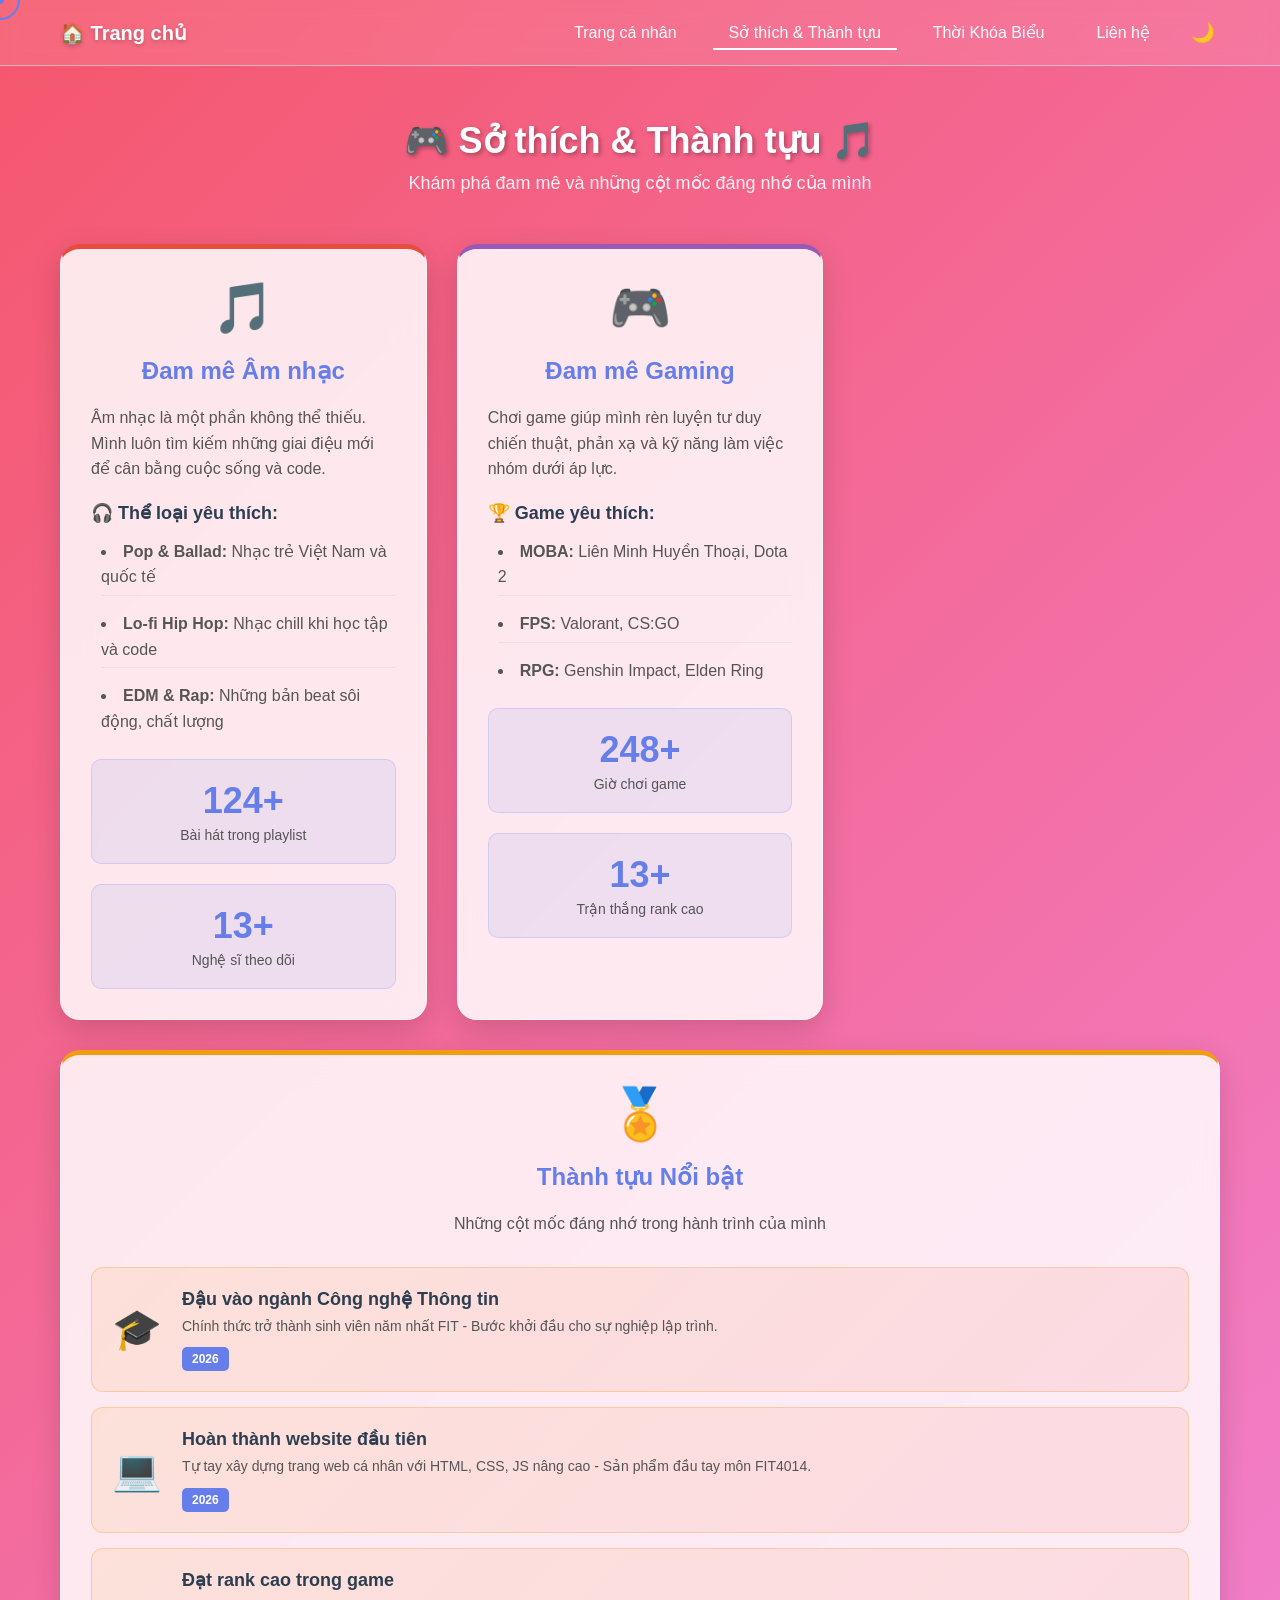
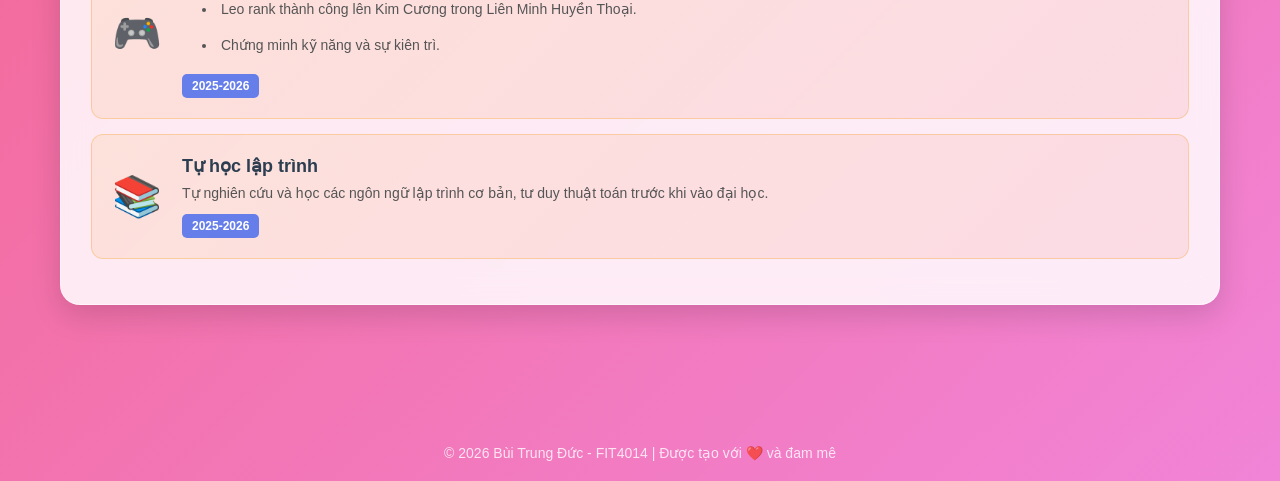
<file: hello.html>
<!DOCTYPE html>
<html lang="vi">
<head>
    <meta charset="UTF-8">
    <meta name="viewport" content="width=device-width, initial-scale=1.0">
    <meta name="description" content="Sở thích và Thành tựu - Bùi Trung Đức">
    <meta name="author" content="Đức">
    
    <link rel="icon" href="assets/images.jfif" type="image/x-icon" onerror="this.href='data:image/svg+xml,<svg xmlns=%22http://www.w3.org/2000/svg%22 viewBox=%220 0 100 100%22><text y=%22.9em%22 font-size=%2290%22>🎮</text></svg>'">
    
    <title>Sở thích & Thành tựu | Bùi Trung Đức</title>

    <style>
        :root {
            --primary-color: #667eea;
            --secondary-color: #764ba2;
            --bg-glass: rgba(255, 255, 255, 0.85);
            --text-main: #2c3e50;
            --text-muted: #555;
            --shadow: 0 10px 30px rgba(0, 0, 0, 0.15);
            --glass-border: 1px solid rgba(255, 255, 255, 0.5);
        }

        [data-theme="dark"] {
            --bg-glass: rgba(30, 30, 40, 0.85);
            --text-main: #ecf0f1;
            --text-muted: #bdc3c7;
            --shadow: 0 10px 30px rgba(0, 0, 0, 0.5);
            --glass-border: 1px solid rgba(255, 255, 255, 0.1);
        }

        * {
            box-sizing: border-box;
            margin: 0;
            padding: 0;
            cursor: none; /* Ẩn con trỏ mặc định */
        }

        /* --- CUSTOM CURSOR --- */
        .cursor-dot, .cursor-outline {
            position: fixed;
            top: 0; left: 0;
            transform: translate(-50%, -50%);
            border-radius: 50%;
            z-index: 9999;
            pointer-events: none;
        }
        .cursor-dot { width: 8px; height: 8px; background-color: var(--primary-color); }
        .cursor-outline {
            width: 40px; height: 40px;
            border: 2px solid var(--primary-color);
            transition: width 0.2s, height 0.2s, background-color 0.2s;
        }
        body.hovering .cursor-outline {
            width: 60px; height: 60px;
            background-color: rgba(102, 126, 234, 0.1);
            border-color: transparent;
        }

        /* --- BACKGROUND --- */
        body {
            background: linear-gradient(-45deg, #667eea, #764ba2, #f093fb, #f5576c);
            background-size: 400% 400%;
            animation: gradientBG 15s ease infinite;
            font-family: 'Segoe UI', Tahoma, Geneva, Verdana, sans-serif;
            min-height: 100vh;
            color: var(--text-main);
            overflow-x: hidden;
        }

        @keyframes gradientBG {
            0% { background-position: 0% 50%; }
            50% { background-position: 100% 50%; }
            100% { background-position: 0% 50%; }
        }

        /* --- SNOWFLAKE EFFECT --- */
        .snowflake {
            position: fixed;
            pointer-events: none;
            z-index: 9998;
            opacity: 0;
            animation: snowfall linear forwards;
            user-select: none;
        }

        @keyframes snowfall {
            0% {
                opacity: 1;
                transform: translateY(0) rotate(0deg) scale(1);
            }
            100% {
                opacity: 0;
                transform: translateY(150px) rotate(360deg) scale(0.5);
            }
        }

        /* --- NAVBAR --- */
        nav {
            position: fixed;
            top: 0; left: 0; right: 0;
            background-color: rgba(255, 255, 255, 0.1);
            backdrop-filter: blur(10px);
            -webkit-backdrop-filter: blur(10px);
            border-bottom: var(--glass-border);
            z-index: 1000;
            padding: 15px 0;
            transition: transform 0.3s ease-in-out;
        }
        nav.nav-hidden { transform: translateY(-100%); }

        nav .nav-container {
            max-width: 1200px;
            margin: 0 auto;
            padding: 0 20px;
            display: flex;
            justify-content: space-between;
            align-items: center;
        }

        nav .logo {
            font-size: 20px;
            font-weight: bold;
            color: #fff;
            text-shadow: 0 2px 4px rgba(0,0,0,0.2);
            text-decoration: none;
        }

        nav .nav-links {
            display: flex;
            gap: 20px;
            align-items: center;
        }

        nav .nav-links a {
            text-decoration: none;
            color: #fff;
            font-weight: 500;
            padding: 8px 16px;
            border-radius: 8px;
            transition: all 0.3s ease;
            position: relative;
        }

        nav .nav-links a::after {
            content: '';
            position: absolute;
            bottom: 0; left: 0;
            width: 0; height: 2px;
            background-color: white;
            transition: width 0.3s ease;
        }

        nav .nav-links a:hover::after,
        nav .nav-links a.active::after { width: 100%; }

        .theme-toggle {
            background: none; border: none;
            color: white; font-size: 1.2rem;
            cursor: pointer; padding: 5px;
            transition: transform 0.3s;
        }
        .theme-toggle:hover { transform: rotate(180deg); }

        /* --- MAIN CONTENT --- */
        main {
            max-width: 1200px;
            margin: 0 auto;
            padding: 120px 20px 40px;
        }

        .page-title {
            text-align: center;
            color: white;
            margin-bottom: 50px;
            opacity: 0;
            transform: translateY(-20px);
            animation: fadeInDown 0.8s ease forwards;
        }

        @keyframes fadeInDown {
            to { opacity: 1; transform: translateY(0); }
        }

        .page-title h1 {
            font-size: 36px;
            margin-bottom: 10px;
            text-shadow: 2px 2px 4px rgba(0,0,0,0.3);
        }

        .page-title p { font-size: 18px; opacity: 0.9; }

        /* --- GRID & CARDS --- */
        .content-grid {
            display: grid;
            grid-template-columns: repeat(auto-fit, minmax(350px, 1fr));
            gap: 30px;
            margin-bottom: 40px;
        }

        .card {
            background: var(--bg-glass);
            backdrop-filter: blur(15px);
            -webkit-backdrop-filter: blur(15px);
            border: var(--glass-border);
            border-radius: 20px;
            padding: 30px;
            box-shadow: var(--shadow);
            transition: transform 0.1s ease, box-shadow 0.3s ease, opacity 0.6s ease, transform 0.6s ease;
            
            /* Scroll Animation Initial State */
            opacity: 0;
            transform: translateY(40px);
        }

        .card.visible {
            opacity: 1;
            transform: translateY(0);
        }

        .card-icon {
            font-size: 50px;
            margin-bottom: 20px;
            text-align: center;
        }

        .card h2 {
            color: var(--primary-color);
            margin-bottom: 20px;
            font-size: 24px;
            text-align: center;
        }

        .card h3 {
            color: var(--text-main);
            margin: 20px 0 10px;
            font-size: 18px;
        }

        .card p, .card li {
            color: var(--text-muted);
            line-height: 1.6;
            margin-bottom: 10px;
        }

        .card ul { list-style-position: inside; margin-left: 10px; }
        .card li { padding: 5px 0; border-bottom: 1px solid rgba(0,0,0,0.05); }
        .card li:last-child { border-bottom: none; }

        /* Card Specifics */
        .music-card { border-top: 5px solid #e74c3c; }
        .music-card .card-icon { color: #e74c3c; }

        .gaming-card { border-top: 5px solid #9b59b6; }
        .gaming-card .card-icon { color: #9b59b6; }

        .achievements-card {
            border-top: 5px solid #f39c12;
            grid-column: 1 / -1;
        }
        .achievements-card .card-icon { color: #f39c12; }

        /* Achievement Items */
        .achievement-item {
            background: linear-gradient(135deg, rgba(243, 156, 18, 0.1) 0%, rgba(231, 76, 60, 0.1) 100%);
            border: 1px solid rgba(243, 156, 18, 0.3);
            color: var(--text-main);
            padding: 20px;
            border-radius: 12px;
            margin-bottom: 15px;
            display: flex;
            align-items: center;
            gap: 20px;
            transition: transform 0.3s ease, box-shadow 0.3s ease;
        }

        .achievement-item:hover {
            transform: translateX(10px);
            box-shadow: 0 5px 15px rgba(243, 156, 18, 0.2);
        }

        .achievement-icon { font-size: 40px; }
        .achievement-content h4 { font-size: 18px; margin-bottom: 5px; color: var(--text-main); }
        .achievement-content p { color: var(--text-muted); font-size: 14px; margin-bottom: 5px; }
        
        .achievement-content ul {
            margin-left: 20px;
            margin-top: 5px;
        }
        .achievement-content ul li {
            font-size: 14px;
            color: var(--text-muted);
            border-bottom: none;
            padding: 2px 0;
        }

        .achievement-date {
            background: var(--primary-color);
            color: white;
            padding: 5px 10px;
            border-radius: 5px;
            font-size: 12px;
            margin-top: 5px;
            display: inline-block;
            font-weight: bold;
        }

        /* Stats */
        .stats-container {
            display: grid;
            grid-template-columns: repeat(auto-fit, minmax(150px, 1fr));
            gap: 20px;
            margin-top: 20px;
        }

        .stat-item {
            background: rgba(102, 126, 234, 0.1);
            padding: 20px;
            border-radius: 10px;
            text-align: center;
            border: 1px solid rgba(102, 126, 234, 0.2);
        }

        .stat-number {
            font-size: 36px;
            font-weight: bold;
            color: var(--primary-color);
            display: block;
        }

        .stat-label {
            color: var(--text-muted);
            font-size: 14px;
            margin-top: 5px;
        }

        /* Footer */
        footer {
            text-align: center;
            color: white;
            padding: 20px;
            margin-top: 40px;
            opacity: 0.8;
            font-size: 14px;
        }

        /* Responsive */
        @media (max-width: 768px) {
            nav .nav-container { flex-direction: column; gap: 10px; }
            .page-title h1 { font-size: 28px; }
            .content-grid { grid-template-columns: 1fr; }
            .achievements-card { grid-column: 1; }
            .achievement-item { flex-direction: column; text-align: center; }
            
            .cursor-dot, .cursor-outline { display: none; }
            * { cursor: auto; }
        }
    </style>
</head>
<body data-theme="light">

    <!-- Custom Cursor -->
    <div class="cursor-dot"></div>
    <div class="cursor-outline"></div>

    <!-- Thanh điều hướng -->
    <nav id="navbar">
        <div class="nav-container">
            <a href="index.html" class="logo hover-target">🏠 Trang chủ</a>
            <div class="nav-links">
                <a href="index.html" class="hover-target">Trang cá nhân</a>
                <a href="hello.html" class="active hover-target">Sở thích & Thành tựu</a>
                <a href="Schedule.html" class="hover-target">Thời Khóa Biểu</a>
                <a href="contact.html" class="hover-target">Liên hệ</a>
                <button class="theme-toggle hover-target" id="theme-btn">🌙</button>
            </div>
        </div>
    </nav>

    <main>
        <div class="page-title">
            <h1>🎮 Sở thích & Thành tựu 🎵</h1>
            <p>Khám phá đam mê và những cột mốc đáng nhớ của mình</p>
        </div>

        <div class="content-grid">
            <!-- Music Section -->
            <div class="card music-card hover-target">
                <div class="card-icon">🎵</div>
                <h2>Đam mê Âm nhạc</h2>
                <p>Âm nhạc là một phần không thể thiếu. Mình luôn tìm kiếm những giai điệu mới để cân bằng cuộc sống và code.</p>
                
                <h3>🎧 Thể loại yêu thích:</h3>
                <ul>
                    <li><strong>Pop & Ballad:</strong> Nhạc trẻ Việt Nam và quốc tế</li>
                    <li><strong>Lo-fi Hip Hop:</strong> Nhạc chill khi học tập và code</li>
                    <li><strong>EDM & Rap:</strong> Những bản beat sôi động, chất lượng</li>
                </ul>

                <div class="stats-container">
                    <div class="stat-item">
                        <!-- data-target dùng cho JS đếm số -->
                        <span class="stat-number" data-target="500">0</span>
                        <div class="stat-label">Bài hát trong playlist</div>
                    </div>
                    <div class="stat-item">
                        <span class="stat-number" data-target="50">0</span>
                        <div class="stat-label">Nghệ sĩ theo dõi</div>
                    </div>
                </div>
            </div>

            <!-- Gaming Section -->
            <div class="card gaming-card hover-target">
                <div class="card-icon">🎮</div>
                <h2>Đam mê Gaming</h2>
                <p>Chơi game giúp mình rèn luyện tư duy chiến thuật, phản xạ và kỹ năng làm việc nhóm dưới áp lực.</p>
                
                <h3>🏆 Game yêu thích:</h3>
                <ul>
                    <li><strong>MOBA:</strong> Liên Minh Huyền Thoại, Dota 2</li>
                    <li><strong>FPS:</strong> Valorant, CS:GO</li>
                    <li><strong>RPG:</strong> Genshin Impact, Elden Ring</li>
                </ul>

                <div class="stats-container">
                    <div class="stat-item">
                        <span class="stat-number" data-target="1000">0</span>
                        <div class="stat-label">Giờ chơi game</div>
                    </div>
                    <div class="stat-item">
                        <span class="stat-number" data-target="50">0</span>
                        <div class="stat-label">Trận thắng rank cao</div>
                    </div>
                </div>
            </div>

            <!-- Achievements Section -->
            <div class="card achievements-card hover-target">
                <div class="card-icon">🏅</div>
                <h2>Thành tựu Nổi bật</h2>
                <p style="text-align: center; margin-bottom: 30px;">Những cột mốc đáng nhớ trong hành trình của mình</p>
                
                <div class="achievement-item">
                    <div class="achievement-icon">🎓</div>
                    <div class="achievement-content">
                        <h4>Đậu vào ngành Công nghệ Thông tin</h4>
                        <p>Chính thức trở thành sinh viên năm nhất FIT - Bước khởi đầu cho sự nghiệp lập trình.</p>
                        <span class="achievement-date">2026</span>
                    </div>
                </div>

                <div class="achievement-item">
                    <div class="achievement-icon">💻</div>
                    <div class="achievement-content">
                        <h4>Hoàn thành website đầu tiên</h4>
                        <p>Tự tay xây dựng trang web cá nhân với HTML, CSS, JS nâng cao - Sản phẩm đầu tay môn FIT4014.</p>
                        <span class="achievement-date">2026</span>
                    </div>
                </div>

                <div class="achievement-item">
                    <div class="achievement-icon">🎮</div>
                    <div class="achievement-content">
                        <h4>Đạt rank cao trong game</h4>
                        <ul>
                            <li>Leo rank thành công lên Kim Cương trong Liên Minh Huyền Thoại.</li>
                            <li>Chứng minh kỹ năng và sự kiên trì.</li>
                        </ul>
                        <span class="achievement-date">2025-2026</span>
                    </div>
                </div>

                <div class="achievement-item">
                    <div class="achievement-icon">📚</div>
                    <div class="achievement-content">
                        <h4>Tự học lập trình</h4>
                        <p>Tự nghiên cứu và học các ngôn ngữ lập trình cơ bản, tư duy thuật toán trước khi vào đại học.</p>
                        <span class="achievement-date">2025-2026</span>
                    </div>
                </div>
            </div>
        </div>
    </main>

    <footer>
        <p>&copy; 2026 Bùi Trung Đức - FIT4014 | Được tạo với ❤️ và đam mê</p>
    </footer>

    <script>
        document.addEventListener('DOMContentLoaded', () => {
            
            // --- 1. CUSTOM CURSOR ---
            const cursorDot = document.querySelector('.cursor-dot');
            const cursorOutline = document.querySelector('.cursor-outline');
            const hoverTargets = document.querySelectorAll('.hover-target');

            window.addEventListener('mousemove', (e) => {
                const posX = e.clientX;
                const posY = e.clientY;

                cursorDot.style.left = `${posX}px`;
                cursorDot.style.top = `${posY}px`;

                cursorOutline.animate({
                    left: `${posX}px`,
                    top: `${posY}px`
                }, { duration: 500, fill: "forwards" });
            });

            hoverTargets.forEach(el => {
                el.addEventListener('mouseenter', () => document.body.classList.add('hovering'));
                el.addEventListener('mouseleave', () => document.body.classList.remove('hovering'));
            });


            // --- 2. SNOWFLAKE EFFECT ON HOVER LINKS ---
            const snowflakes = ['❄', '❅', '❆', '✦', '✧', '⭐', '✨'];
            let snowflakeInterval;

            function createSnowflake(x, y) {
                const snowflake = document.createElement('div');
                snowflake.className = 'snowflake';
                snowflake.textContent = snowflakes[Math.floor(Math.random() * snowflakes.length)];
                
                // Random size between 10px and 20px
                const size = Math.random() * 10 + 10;
                snowflake.style.fontSize = `${size}px`;
                
                // Set initial position
                snowflake.style.left = `${x}px`;
                snowflake.style.top = `${y}px`;
                
                // Random horizontal drift
                const drift = (Math.random() - 0.5) * 100;
                snowflake.style.setProperty('--drift', `${drift}px`);
                
                // Random animation duration between 1s and 2s
                const duration = Math.random() * 1 + 1;
                snowflake.style.animationDuration = `${duration}s`;
                
                // Random color (white or light blue)
                const colors = ['#ffffff', '#e0f7ff', '#b3e5fc', '#81d4fa'];
                snowflake.style.color = colors[Math.floor(Math.random() * colors.length)];
                
                document.body.appendChild(snowflake);
                
                // Remove after animation completes
                setTimeout(() => {
                    if (snowflake.parentNode) {
                        snowflake.remove();
                    }
                }, duration * 1000);
            }

            function startSnowfall(element) {
                const rect = element.getBoundingClientRect();
                
                // Create snowflakes at intervals
                snowflakeInterval = setInterval(() => {
                    const x = rect.left + Math.random() * rect.width;
                    const y = rect.top + Math.random() * 10;
                    createSnowflake(x, y);
                }, 100); // Create a new snowflake every 100ms
            }

            function stopSnowfall() {
                if (snowflakeInterval) {
                    clearInterval(snowflakeInterval);
                    snowflakeInterval = null;
                }
            }

            // Add snowfall effect to all <a> tags
            const allLinks = document.querySelectorAll('a');
            allLinks.forEach(link => {
                link.addEventListener('mouseenter', (e) => {
                    startSnowfall(link);
                });
                
                link.addEventListener('mouseleave', () => {
                    stopSnowfall();
                });
            });


            // --- 3. SMART NAVBAR ---
            let lastScrollTop = 0;
            const navbar = document.getElementById('navbar');

            window.addEventListener('scroll', () => {
                let scrollTop = window.pageYOffset || document.documentElement.scrollTop;
                if (scrollTop > lastScrollTop && scrollTop > 100) {
                    navbar.classList.add('nav-hidden');
                } else {
                    navbar.classList.remove('nav-hidden');
                }
                lastScrollTop = scrollTop;
            });


            // --- 4. DARK MODE TOGGLE ---
            const themeBtn = document.getElementById('theme-btn');
            const body = document.body;
            
            const currentTheme = localStorage.getItem('theme');
            if (currentTheme) {
                body.setAttribute('data-theme', currentTheme);
                themeBtn.textContent = currentTheme === 'dark' ? '☀️' : '🌙';
            }

            themeBtn.addEventListener('click', () => {
                const isDark = body.getAttribute('data-theme') === 'dark';
                const newTheme = isDark ? 'light' : 'dark';
                body.setAttribute('data-theme', newTheme);
                themeBtn.textContent = isDark ? '🌙' : '☀️';
                localStorage.setItem('theme', newTheme);
            });


            // --- 5. SCROLL ANIMATION (INTERSECTION OBSERVER) ---
            const observerOptions = {
                threshold: 0.1,
                rootMargin: "0px 0px -50px 0px"
            };

            const observer = new IntersectionObserver((entries) => {
                entries.forEach(entry => {
                    if (entry.isIntersecting) {
                        entry.target.classList.add('visible');
                        
                        // Nếu là card chứa stats, kích hoạt hiệu ứng đếm số
                        if (entry.target.querySelector('.stat-number')) {
                            animateCounters(entry.target);
                        }
                        
                        observer.unobserve(entry.target); // Chỉ chạy 1 lần
                    }
                });
            }, observerOptions);

            document.querySelectorAll('.card').forEach(card => {
                observer.observe(card);
            });


            // --- 6. NUMBER COUNTER ANIMATION ---
            function animateCounters(container) {
                const counters = container.querySelectorAll('.stat-number');
                counters.forEach(counter => {
                    const target = +counter.getAttribute('data-target');
                    const duration = 2000; // 2 giây
                    const increment = target / (duration / 16); // 60fps
                    
                    let current = 0;
                    const updateCounter = () => {
                        current += increment;
                        if (current < target) {
                            counter.innerText = Math.ceil(current) + "+";
                            requestAnimationFrame(updateCounter);
                        } else {
                            counter.innerText = target + "+";
                        }
                    };
                    updateCounter();
                });
            }


            // --- 7. 3D TILT EFFECT FOR CARDS ---
            if (window.matchMedia("(min-width: 769px)").matches) {
                document.querySelectorAll('.card').forEach(card => {
                    card.addEventListener('mousemove', (e) => {
                        const rect = card.getBoundingClientRect();
                        const x = e.clientX - rect.left;
                        const y = e.clientY - rect.top;
                        
                        const xRotation = -((y - rect.height / 2) / 25); 
                        const yRotation = (x - rect.width / 2) / 25;
                        
                        card.style.transform = `perspective(1000px) rotateX(${xRotation}deg) rotateY(${yRotation}deg) scale(1.02)`;
                    });

                    card.addEventListener('mouseleave', () => {
                        card.style.transform = 'perspective(1000px) rotateX(0) rotateY(0) scale(1)';
                    });
                });
            }
        });
    </script>
</body>
</html>
</file>
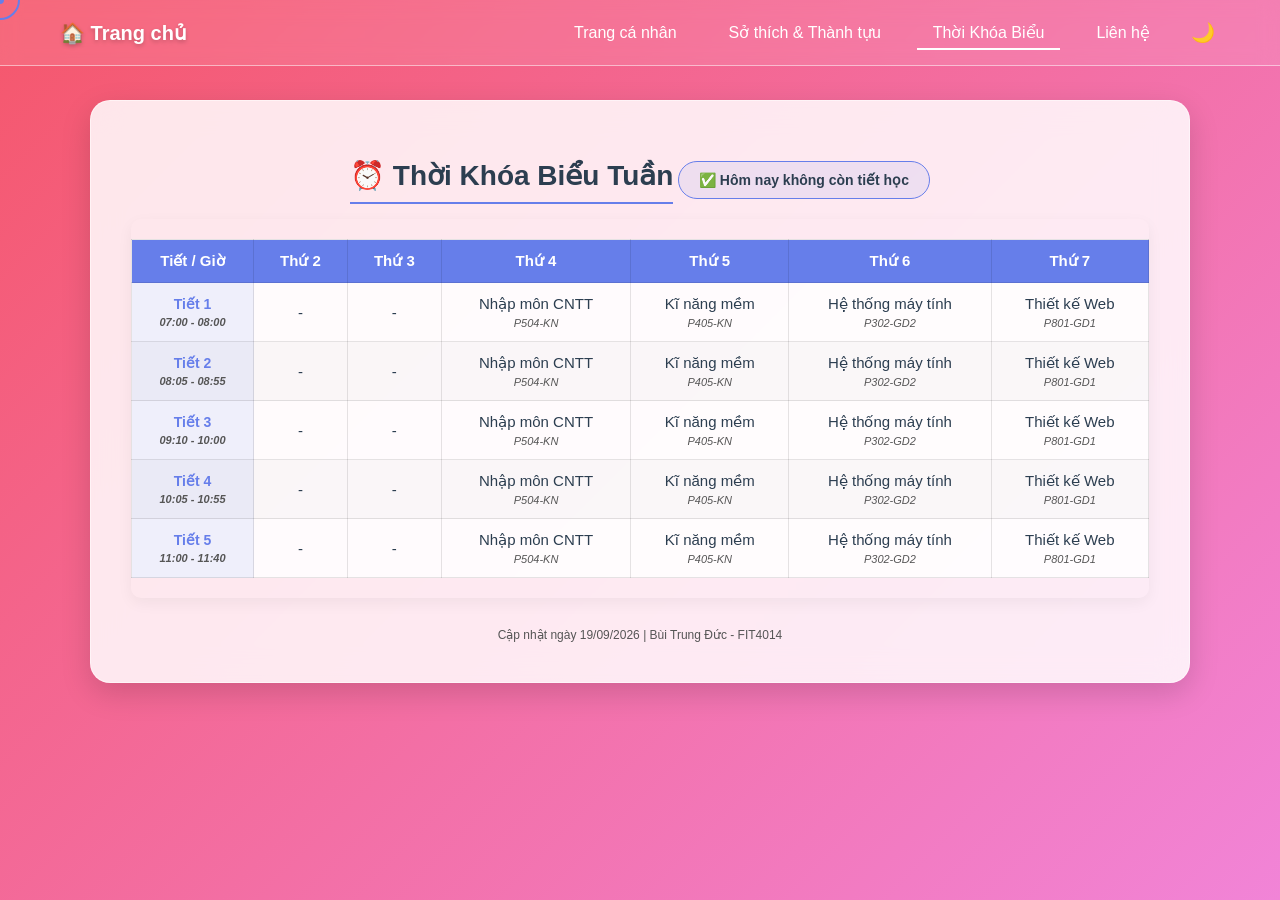
<file: Schedule.html>
<!DOCTYPE html>
<html lang="vi">
<head>
    <meta charset="UTF-8">
    <meta name="viewport" content="width=device-width, initial-scale=1.0">
    <meta name="description" content="Thời khóa biểu - Bài thực hành FIT4014">
    <meta name="author" content="Đức">
    
    <!-- Favicon dự phòng nếu ảnh lỗi -->
    <link rel="icon" href="assets/images.jfif" type="image/x-icon" onerror="this.href='data:image/svg+xml,<svg xmlns=%22http://www.w3.org/2000/svg%22 viewBox=%220 0 100 100%22><text y=%22.9em%22 font-size=%2290%22>⏰</text></svg>'">
    
    <title>Thời Khóa Biểu - Bùi Trung Đức</title>

    <style>
        :root {
            --primary-color: #667eea;
            --bg-glass: rgba(255, 255, 255, 0.85);
            --text-main: #2c3e50;
            --text-muted: #555;
            --shadow: 0 10px 30px rgba(0, 0, 0, 0.15);
            --glass-border: 1px solid rgba(255, 255, 255, 0.5);
            --highlight-bg: #fff3cd;
            --active-pulse: rgba(255, 193, 7, 0.5);
        }

        [data-theme="dark"] {
            --bg-glass: rgba(30, 30, 40, 0.85);
            --text-main: #ecf0f1;
            --text-muted: #bdc3c7;
            --shadow: 0 10px 30px rgba(0, 0, 0, 0.5);
            --glass-border: 1px solid rgba(255, 255, 255, 0.1);
            --highlight-bg: #3d3d2a;
            --active-pulse: rgba(255, 193, 7, 0.2);
        }

        * {
            box-sizing: border-box;
            margin: 0;
            padding: 0;
            /* Chỉ ẩn con trỏ mặc định trên desktop để tránh lỗi trên mobile */
        }

        @media (min-width: 769px) {
            * { cursor: none; }
        }

        /* --- CUSTOM CURSOR --- */
        .cursor-dot, .cursor-outline {
            position: fixed; top: 0; left: 0;
            transform: translate(-50%, -50%);
            border-radius: 50%; z-index: 9999; pointer-events: none;
            display: none; /* Mặc định ẩn, JS sẽ bật lên nếu là desktop */
        }
        
        @media (min-width: 769px) {
            .cursor-dot, .cursor-outline { display: block; }
        }

        .cursor-dot { width: 8px; height: 8px; background-color: var(--primary-color); }
        .cursor-outline {
            width: 40px; height: 40px; border: 2px solid var(--primary-color);
            transition: width 0.2s, height 0.2s, background-color 0.2s;
        }
        body.hovering .cursor-outline {
            width: 60px; height: 60px; background-color: rgba(102, 126, 234, 0.1); border-color: transparent;
        }

        /* --- SNOWFLAKE EFFECT --- */
        .snowflake {
            position: fixed;
            pointer-events: none;
            z-index: 9998;
            opacity: 0;
            animation: snowfall linear forwards;
            user-select: none;
        }

        @keyframes snowfall {
            0% {
                opacity: 1;
                transform: translateY(0) rotate(0deg) scale(1);
            }
            100% {
                opacity: 0;
                transform: translateY(150px) rotate(360deg) scale(0.5);
            }
        }

        /* --- BACKGROUND & BODY --- */
        body {
            background: linear-gradient(-45deg, #667eea, #764ba2, #f093fb, #f5576c);
            background-size: 400% 400%;
            animation: gradientBG 15s ease infinite;
            font-family: 'Segoe UI', Tahoma, Geneva, Verdana, sans-serif;
            min-height: 100vh;
            color: var(--text-main);
            /* Sử dụng block thay vì flex để tránh xung đột cuộn trang */
            display: block; 
            padding-top: 100px;
            padding-bottom: 40px;
        }

        @keyframes gradientBG {
            0% { background-position: 0% 50%; }
            50% { background-position: 100% 50%; }
            100% { background-position: 0% 50%; }
        }

        /* --- NAVBAR --- */
        nav {
            position: fixed; top: 0; left: 0; right: 0;
            background-color: rgba(255, 255, 255, 0.1);
            backdrop-filter: blur(10px);
            -webkit-backdrop-filter: blur(10px);
            border-bottom: var(--glass-border);
            z-index: 1000;
            padding: 15px 0;
            transition: transform 0.3s ease-in-out;
        }
        nav.nav-hidden { transform: translateY(-100%); }

        nav .nav-container {
            max-width: 1200px; margin: 0 auto; padding: 0 20px;
            display: flex; justify-content: space-between; align-items: center;
        }
        nav .logo {
            font-size: 20px; font-weight: bold; color: #fff;
            text-shadow: 0 2px 4px rgba(0,0,0,0.2); text-decoration: none;
        }
        nav .nav-links { display: flex; gap: 20px; align-items: center; }
        nav .nav-links a {
            text-decoration: none; color: #fff; font-weight: 500;
            padding: 8px 16px; border-radius: 8px; transition: all 0.3s ease; position: relative;
        }
        nav .nav-links a::after {
            content: ''; position: absolute; bottom: 0; left: 0; width: 0; height: 2px;
            background-color: white; transition: width 0.3s ease;
        }
        nav .nav-links a:hover::after, nav .nav-links a.active::after { width: 100%; }
        
        .theme-toggle {
            background: none; border: none; color: white; font-size: 1.2rem;
            padding: 5px; transition: transform 0.3s;
        }
        .theme-toggle:hover { transform: rotate(180deg); }

        /* --- MAIN CONTAINER --- */
        .container-wide {
            background-color: var(--bg-glass);
            backdrop-filter: blur(15px);
            border: var(--glass-border);
            width: 95%;
            max-width: 1100px;
            margin: 0 auto; /* Căn giữa chuẩn hơn */
            padding: 40px;
            border-radius: 20px;
            box-shadow: var(--shadow);
            text-align: center;
            opacity: 0;
            transform: translateY(30px);
            transition: opacity 0.8s ease, transform 0.8s ease;
            transform-style: preserve-3d;
        }
        
        .container-wide.visible {
            opacity: 1;
            transform: translateY(0);
        }

        h1 {
            color: var(--text-main);
            font-size: 28px;
            margin-bottom: 10px;
            border-bottom: 2px solid var(--primary-color);
            display: inline-block;
            padding-bottom: 10px;
        }

        /* Status Bar */
        .status-bar {
            background: rgba(102, 126, 234, 0.1);
            border: 1px solid var(--primary-color);
            color: var(--text-main);
            padding: 10px 20px;
            border-radius: 50px;
            margin: 20px auto;
            display: inline-block;
            font-weight: 600;
            font-size: 14px;
        }
        
        #countdown { color: var(--primary-color); font-weight: bold; }

        /* Table Styles */
        .table-wrapper {
            overflow-x: auto;
            border-radius: 10px;
            box-shadow: 0 5px 15px rgba(0,0,0,0.05);
            -webkit-overflow-scrolling: touch; /* Mượt hơn trên iOS */
        }

        table {
            width: 100%;
            border-collapse: collapse;
            margin: 20px 0;
            font-size: 15px;
            min-width: 700px;
            background: var(--bg-glass);
        }

        thead tr {
            background-color: var(--primary-color);
            color: #ffffff;
            text-align: center;
        }

        th, td {
            padding: 12px 15px;
            border: 1px solid rgba(0,0,0,0.1);
            vertical-align: middle;
        }

        td:first-child {
            font-weight: bold;
            background-color: rgba(102, 126, 234, 0.1);
            color: var(--primary-color);
            width: 12%;
            font-size: 14px;
        }

        tbody tr:nth-of-type(even) { background-color: rgba(0,0,0,0.02); }
        tbody tr:hover { background-color: rgba(102, 126, 234, 0.05); transition: background-color 0.2s; }

        .subject-code {
            display: block; font-size: 11px; color: var(--text-muted);
            margin-top: 4px; font-style: italic;
        }

        /* Active Class Highlighting */
        .current-class {
            background-color: var(--highlight-bg) !important;
            border: 2px solid var(--primary-color);
            animation: pulseBorder 2s infinite;
            position: relative;
        }
        
        .current-class::after {
            content: 'ĐANG HỌC';
            position: absolute;
            top: -10px; right: -10px;
            background: var(--primary-color); color: white;
            font-size: 10px; padding: 2px 6px;
            border-radius: 4px; font-weight: bold;
        }

        @keyframes pulseBorder {
            0% { box-shadow: 0 0 0 0 var(--active-pulse); }
            70% { box-shadow: 0 0 0 10px rgba(0, 0, 0, 0); }
            100% { box-shadow: 0 0 0 0 rgba(0, 0, 0, 0); }
        }

        footer {
            margin-top: 30px;
            font-size: 12px;
            color: var(--text-muted);
            text-align: center;
        }

        @media (max-width: 768px) {
            nav .nav-container { flex-direction: column; gap: 10px; }
            .container-wide { width: 98%; padding: 20px; }
            th, td { padding: 8px 5px; font-size: 12px; }
        }
    </style>
</head>
<body data-theme="light">

    <!-- Custom Cursor -->
    <div class="cursor-dot"></div>
    <div class="cursor-outline"></div>

    <!-- Thanh điều hướng -->
    <nav id="navbar">
        <div class="nav-container">
            <a href="index.html" class="logo hover-target">🏠 Trang chủ</a>
            <div class="nav-links">
                <a href="index.html" class="hover-target">Trang cá nhân</a>
                <a href="hello.html" class="hover-target">Sở thích & Thành tựu</a>
                <a href="Schedule.html" class="active hover-target">Thời Khóa Biểu</a>
                <a href="contact.html" class="hover-target">Liên hệ</a>
                <button class="theme-toggle hover-target" id="theme-btn">🌙</button>
            </div>
        </div>
    </nav>

    <div class="container-wide hover-target" id="tilt-card">
        <h1>⏰ Thời Khóa Biểu Tuần</h1>
        
        <!-- Trạng thái thông minh -->
        <div class="status-bar">
            <span id="status-text">Đang tải lịch học...</span> 
            <span id="countdown"></span>
        </div>

        <div class="table-wrapper">
            <table id="schedule-table">
                <thead>
                    <tr>
                        <th>Tiết / Giờ</th>
                        <th data-day="2">Thứ 2</th>
                        <th data-day="3">Thứ 3</th>
                        <th data-day="4">Thứ 4</th>
                        <th data-day="5">Thứ 5</th>
                        <th data-day="6">Thứ 6</th>
                        <th data-day="7">Thứ 7</th>
                    </tr>
                </thead>
                <tbody>
                    <!-- Tiết 1: 07:00 - 08:00 -->
                    <tr>
                        <td>Tiết 1<br><span class="subject-code">07:00 - 08:00</span></td>
                        <td data-day="2" data-start="07:00" data-end="08:00">-</td>
                        <td data-day="3" data-start="07:00" data-end="08:00">-</td>
                        <td data-day="4" data-start="07:00" data-end="08:00">Nhập môn CNTT <span class="subject-code">P504-KN</span></td>
                        <td data-day="5" data-start="07:00" data-end="08:00">Kĩ năng mềm <span class="subject-code">P405-KN</span></td>
                        <td data-day="6" data-start="07:00" data-end="08:00">Hệ thống máy tính <span class="subject-code">P302-GD2</span></td>
                        <td data-day="7" data-start="07:00" data-end="08:00">Thiết kế Web <span class="subject-code">P801-GD1</span></td>
                    </tr>
                    
                    <!-- Tiết 2: 08:05 - 08:55 -->
                    <tr>
                        <td>Tiết 2<br><span class="subject-code">08:05 - 08:55</span></td>
                        <td data-day="2" data-start="08:05" data-end="08:55">-</td>
                        <td data-day="3" data-start="08:05" data-end="08:55">-</td>
                        <td data-day="4" data-start="08:05" data-end="08:55">Nhập môn CNTT <span class="subject-code">P504-KN</span></td>
                        <td data-day="5" data-start="08:05" data-end="08:55">Kĩ năng mềm <span class="subject-code">P405-KN</span></td>
                        <td data-day="6" data-start="08:05" data-end="08:55">Hệ thống máy tính <span class="subject-code">P302-GD2</span></td>
                        <td data-day="7" data-start="08:05" data-end="08:55">Thiết kế Web <span class="subject-code">P801-GD1</span></td>
                    </tr>

                    <!-- Tiết 3: 09:10 - 10:00 -->
                    <tr>
                        <td>Tiết 3<br><span class="subject-code">09:10 - 10:00</span></td>
                        <td data-day="2" data-start="09:10" data-end="10:00">-</td>
                        <td data-day="3" data-start="09:10" data-end="10:00">-</td>
                        <td data-day="4" data-start="09:10" data-end="10:00">Nhập môn CNTT <span class="subject-code">P504-KN</span></td>
                        <td data-day="5" data-start="09:10" data-end="10:00">Kĩ năng mềm <span class="subject-code">P405-KN</span></td>
                        <td data-day="6" data-start="09:10" data-end="10:00">Hệ thống máy tính <span class="subject-code">P302-GD2</span></td>
                        <td data-day="7" data-start="09:10" data-end="10:00">Thiết kế Web <span class="subject-code">P801-GD1</span></td>
                    </tr>

                    <!-- Tiết 4: 10:05 - 10:55 -->
                    <tr>
                        <td>Tiết 4<br><span class="subject-code">10:05 - 10:55</span></td>
                        <td data-day="2" data-start="10:05" data-end="10:55">-</td>
                        <td data-day="3" data-start="10:05" data-end="10:55">-</td>
                        <td data-day="4" data-start="10:05" data-end="10:55">Nhập môn CNTT <span class="subject-code">P504-KN</span></td>
                        <td data-day="5" data-start="10:05" data-end="10:55">Kĩ năng mềm <span class="subject-code">P405-KN</span></td>
                        <td data-day="6" data-start="10:05" data-end="10:55">Hệ thống máy tính <span class="subject-code">P302-GD2</span></td>
                        <td data-day="7" data-start="10:05" data-end="10:55">Thiết kế Web <span class="subject-code">P801-GD1</span></td>
                    </tr>

                    <!-- Tiết 5: 11:00 - 11:40 -->
                    <tr>
                        <td>Tiết 5<br><span class="subject-code">11:00 - 11:40</span></td>
                        <td data-day="2" data-start="11:00" data-end="11:40">-</td>
                        <td data-day="3" data-start="11:00" data-end="11:40">-</td>
                        <td data-day="4" data-start="11:00" data-end="11:40">Nhập môn CNTT <span class="subject-code">P504-KN</span></td>
                        <td data-day="5" data-start="11:00" data-end="11:40">Kĩ năng mềm <span class="subject-code">P405-KN</span></td>
                        <td data-day="6" data-start="11:00" data-end="11:40">Hệ thống máy tính <span class="subject-code">P302-GD2</span></td>
                        <td data-day="7" data-start="11:00" data-end="11:40">Thiết kế Web <span class="subject-code">P801-GD1</span></td>
                    </tr>
                </tbody>
            </table>
        </div>

        <footer>
            Cập nhật ngày 19/09/2026 | Bùi Trung Đức - FIT4014
        </footer>
    </div>

    <script>
        document.addEventListener('DOMContentLoaded', () => {
            
            // --- 1. SAFE CUSTOM CURSOR LOGIC ---
            const cursorDot = document.querySelector('.cursor-dot');
            const cursorOutline = document.querySelector('.cursor-outline');
            const hoverTargets = document.querySelectorAll('.hover-target');

            // Chỉ kích hoạt JS cursor nếu là thiết bị có chuột (Desktop)
            if (window.matchMedia("(pointer: fine)").matches) {
                window.addEventListener('mousemove', (e) => {
                    // Dùng requestAnimationFrame để tối ưu hiệu năng, tránh lag
                    requestAnimationFrame(() => {
                        cursorDot.style.left = `${e.clientX}px`;
                        cursorDot.style.top = `${e.clientY}px`;
                        cursorOutline.animate({ left: `${e.clientX}px`, top: `${e.clientY}px` }, { duration: 500, fill: "forwards" });
                    });
                });

                hoverTargets.forEach(el => {
                    el.addEventListener('mouseenter', () => document.body.classList.add('hovering'));
                    el.addEventListener('mouseleave', () => document.body.classList.remove('hovering'));
                });
            }

            // --- 2. SNOWFLAKE EFFECT ON HOVER LINKS ---
            const snowflakes = ['❄', '❅', '❆', '✦', '✧', '⭐', '✨'];
            let snowflakeInterval;

            function createSnowflake(x, y) {
                const snowflake = document.createElement('div');
                snowflake.className = 'snowflake';
                snowflake.textContent = snowflakes[Math.floor(Math.random() * snowflakes.length)];
                
                // Random size between 10px and 20px
                const size = Math.random() * 10 + 10;
                snowflake.style.fontSize = `${size}px`;
                
                // Set initial position
                snowflake.style.left = `${x}px`;
                snowflake.style.top = `${y}px`;
                
                // Random horizontal drift
                const drift = (Math.random() - 0.5) * 100;
                snowflake.style.setProperty('--drift', `${drift}px`);
                
                // Random animation duration between 1s and 2s
                const duration = Math.random() * 1 + 1;
                snowflake.style.animationDuration = `${duration}s`;
                
                // Random color (white or light blue)
                const colors = ['#ffffff', '#e0f7ff', '#b3e5fc', '#81d4fa'];
                snowflake.style.color = colors[Math.floor(Math.random() * colors.length)];
                
                document.body.appendChild(snowflake);
                
                // Remove after animation completes
                setTimeout(() => {
                    if (snowflake.parentNode) {
                        snowflake.remove();
                    }
                }, duration * 1000);
            }

            function startSnowfall(element) {
                const rect = element.getBoundingClientRect();
                
                // Create snowflakes at intervals
                snowflakeInterval = setInterval(() => {
                    const x = rect.left + Math.random() * rect.width;
                    const y = rect.top + Math.random() * 10;
                    createSnowflake(x, y);
                }, 100); // Create a new snowflake every 100ms
            }

            function stopSnowfall() {
                if (snowflakeInterval) {
                    clearInterval(snowflakeInterval);
                    snowflakeInterval = null;
                }
            }

            // Add snowfall effect to all <a> tags
            const allLinks = document.querySelectorAll('a');
            allLinks.forEach(link => {
                link.addEventListener('mouseenter', (e) => {
                    startSnowfall(link);
                });
                
                link.addEventListener('mouseleave', () => {
                    stopSnowfall();
                });
            });

            // Entrance Animation
            setTimeout(() => document.getElementById('tilt-card').classList.add('visible'), 100);

            // Navbar Scroll Logic
            let lastScrollTop = 0;
            const navbar = document.getElementById('navbar');
            window.addEventListener('scroll', () => {
                let scrollTop = window.pageYOffset || document.documentElement.scrollTop;
                if (scrollTop > lastScrollTop && scrollTop > 100) navbar.classList.add('nav-hidden');
                else navbar.classList.remove('nav-hidden');
                lastScrollTop = scrollTop;
            });

            // Dark Mode Logic (An toàn với LocalStorage)
            const themeBtn = document.getElementById('theme-btn');
            const body = document.body;
            
            try {
                const currentTheme = localStorage.getItem('theme');
                if (currentTheme) {
                    body.setAttribute('data-theme', currentTheme);
                    themeBtn.textContent = currentTheme === 'dark' ? '☀️' : '🌙';
                }
            } catch (e) { console.log('LocalStorage not available'); }

            themeBtn.addEventListener('click', () => {
                const isDark = body.getAttribute('data-theme') === 'dark';
                const newTheme = isDark ? 'light' : 'dark';
                body.setAttribute('data-theme', newTheme);
                themeBtn.textContent = isDark ? '🌙' : '☀️';
                try { localStorage.setItem('theme', newTheme); } catch (e) {}
            });


            // --- 3. SMART SCHEDULE LOGIC ---
            function checkSchedule() {
                const now = new Date();
                const day = now.getDay(); // 0=CN, 1=T2...
                
                // Convert JS day (0-6) to HTML data-day (T2=2... T7=7, CN=8)
                let htmlDay = day === 0 ? 8 : day + 1; 
                
                const currentHour = now.getHours();
                const currentMinute = now.getMinutes();
                const currentTimeVal = currentHour * 60 + currentMinute;

                let activeClassFound = false;
                let nextClassTime = null;
                let minDiff = Infinity;

                // Reset highlights
                document.querySelectorAll('td').forEach(td => td.classList.remove('current-class'));

                const cells = document.querySelectorAll('td[data-day]');
                
                cells.forEach(cell => {
                    const cellDay = parseInt(cell.getAttribute('data-day'));
                    const startStr = cell.getAttribute('data-start');
                    const endStr = cell.getAttribute('data-end');

                    if (startStr && cellDay === htmlDay) {
                        const [startH, startM] = startStr.split(':').map(Number);
                        const [endH, endM] = endStr.split(':').map(Number);
                        
                        const startTimeVal = startH * 60 + startM;
                        const endTimeVal = endH * 60 + endM;

                        // Check đang học
                        if (currentTimeVal >= startTimeVal && currentTimeVal < endTimeVal) {
                            cell.classList.add('current-class');
                            activeClassFound = true;
                            
                            const subjectName = cell.innerText.split('\n')[0];
                            document.getElementById('status-text').innerText = "🔴 Đang học: " + subjectName;
                            
                            const remaining = endTimeVal - currentTimeVal;
                            document.getElementById('countdown').innerText = `(Còn ${remaining} phút)`;
                        }

                        // Tìm tiết tiếp theo
                        if (startTimeVal > currentTimeVal) {
                            const diff = startTimeVal - currentTimeVal;
                            if (diff < minDiff) {
                                minDiff = diff;
                                nextClassTime = startTimeVal;
                            }
                        }
                    }
                });

                if (!activeClassFound) {
                    if (nextClassTime) {
                        const diff = nextClassTime - currentTimeVal;
                        document.getElementById('status-text').innerText = "⏳ Sắp đến giờ học";
                        document.getElementById('countdown').innerText = `(trong ${diff} phút)`;
                    } else {
                        document.getElementById('status-text').innerText = "✅ Hôm nay không còn tiết học";
                        document.getElementById('countdown').innerText = "";
                    }
                }
            }

            checkSchedule();
            setInterval(checkSchedule, 60000);
            // --- 4. OPTIMIZED 3D TILT EFFECT ---
            if (window.matchMedia("(min-width: 769px)").matches) {
                const card = document.getElementById('tilt-card');
                let ticking = false;

                card.addEventListener('mousemove', (e) => {
                    if (!ticking) {
                        window.requestAnimationFrame(() => {
                            const rect = card.getBoundingClientRect();
                            const x = e.clientX - rect.left;
                            const y = e.clientY - rect.top;
                            const xRotation = -((y - rect.height / 2) / 30); 
                            const yRotation = (x - rect.width / 2) / 30;
                            card.style.transform = `perspective(1000px) rotateX(${xRotation}deg) rotateY(${yRotation}deg)`;
                            ticking = false;
                        });
                        ticking = true;
                    }
                });
                
                card.addEventListener('mouseleave', () => {
                    card.style.transform = 'perspective(1000px) rotateX(0) rotateY(0)';
                });
            }
        });
    </script>
</body>
</html>
</file>
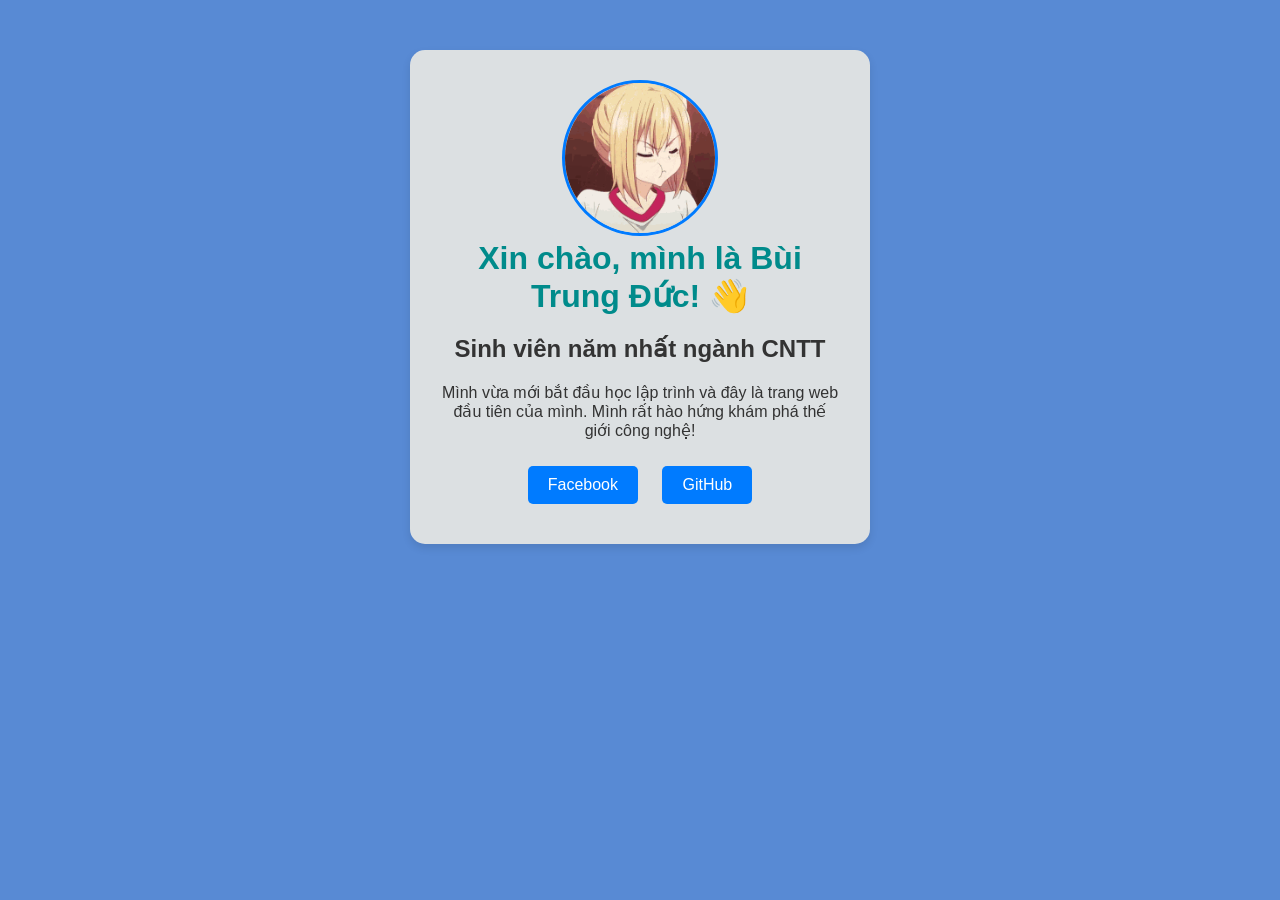
<file: Untitled-1.html>
<!DOCTYPE html> 
<html lang="vi"> 
    <style>
     body {
            background-color: #1358a8;
            font-family: Arial, sans-serif;
            margin: 0;
            padding: 20px;
            color: #333;
        }
        
        header, main, footer {
            max-width: 800px;
            margin: 0 auto;
            padding: 15px;
            background-color: rgba(209, 99, 99, 0.6);
            border-radius: 8px;
            margin-bottom: 15px;
        }
        
        h1 {
            color: #008B8B;
            margin: 0;
        }
        
        /* Căn giữa ảnh cho đẹp */
        picture {
            display: block;
            text-align: center;
            margin: 15px 0;
        }
        
        picture img {
            max-width: 100%;
            height: auto;
            border-radius: 8px;
            box-shadow: 0 4px 8px rgba(0, 0, 0, 0.2);
        }
     </style>
     <link rel="stylesheet" href="css/style.css">
<head> 
     <link rel="icon" href="assets/images.jfif" >
    <meta name="description" content="Trang giới thiệu bản thân - Bài thực hành FIT4014">
    <meta name="author" content="Đức">
    <meta charset="UTF-8"> 
    <meta name="viewport" content="width=device-width, initial-scale=1.0">     <title>Trang cá nhân của tôi</title> 
    <link rel="stylesheet" href="css/style.css"> 
</head> 
<body> 
    <div class="container"> 
        <!-- Lưu một ảnh vào thư mục assets và đổi tên tệp tương ứng dưới đây -->         <img src="assets/images/avatar.jpg" alt="Ảnh đại diện" class="avatar"> 
         
        <h1>Xin chào, mình là Bùi Trung Đức! 👋</h1>

        <h2>Sinh viên năm nhất ngành CNTT</h2> 
         
        <p>Mình vừa mới bắt đầu học lập trình và đây là trang web đầu tiên của mình. Mình rất hào hứng khám phá thế giới công nghệ!</p> 
         
        <div class="links"> 
            <a href="https://facebook.com/@yukosheini" target="_blank">Facebook</a> 
            <a href="https://github.com/yukosheini" target="_blank">GitHub</a> 
        </div> 
    </div> 
</body> 
</html>
</file>
<file: css/style.css>
body {     font-family: Arial, sans-serif;     background-color: #588ad4;     display: flex;     justify-content: center;     padding-top: 50px; 
} .container {     background-color: rgb(220, 224, 226);     width: 400px;     padding: 30px;     border-radius: 15px;     box-shadow: 0 4px 8px rgba(0,0,0,0.1);     text-align: center; 
} .avatar {     width: 150px;     height: 150px;     border-radius: 50%;     object-fit: cover;     border: 3px solid #007bff; 
} .links a {     display: inline-block;     margin: 10px;     padding: 10px 20px;     background-color: #007bff;     color: white;     text-decoration: none;     border-radius: 5px; } .links a:hover {     background-color: #0056b3; 
}
</file>
